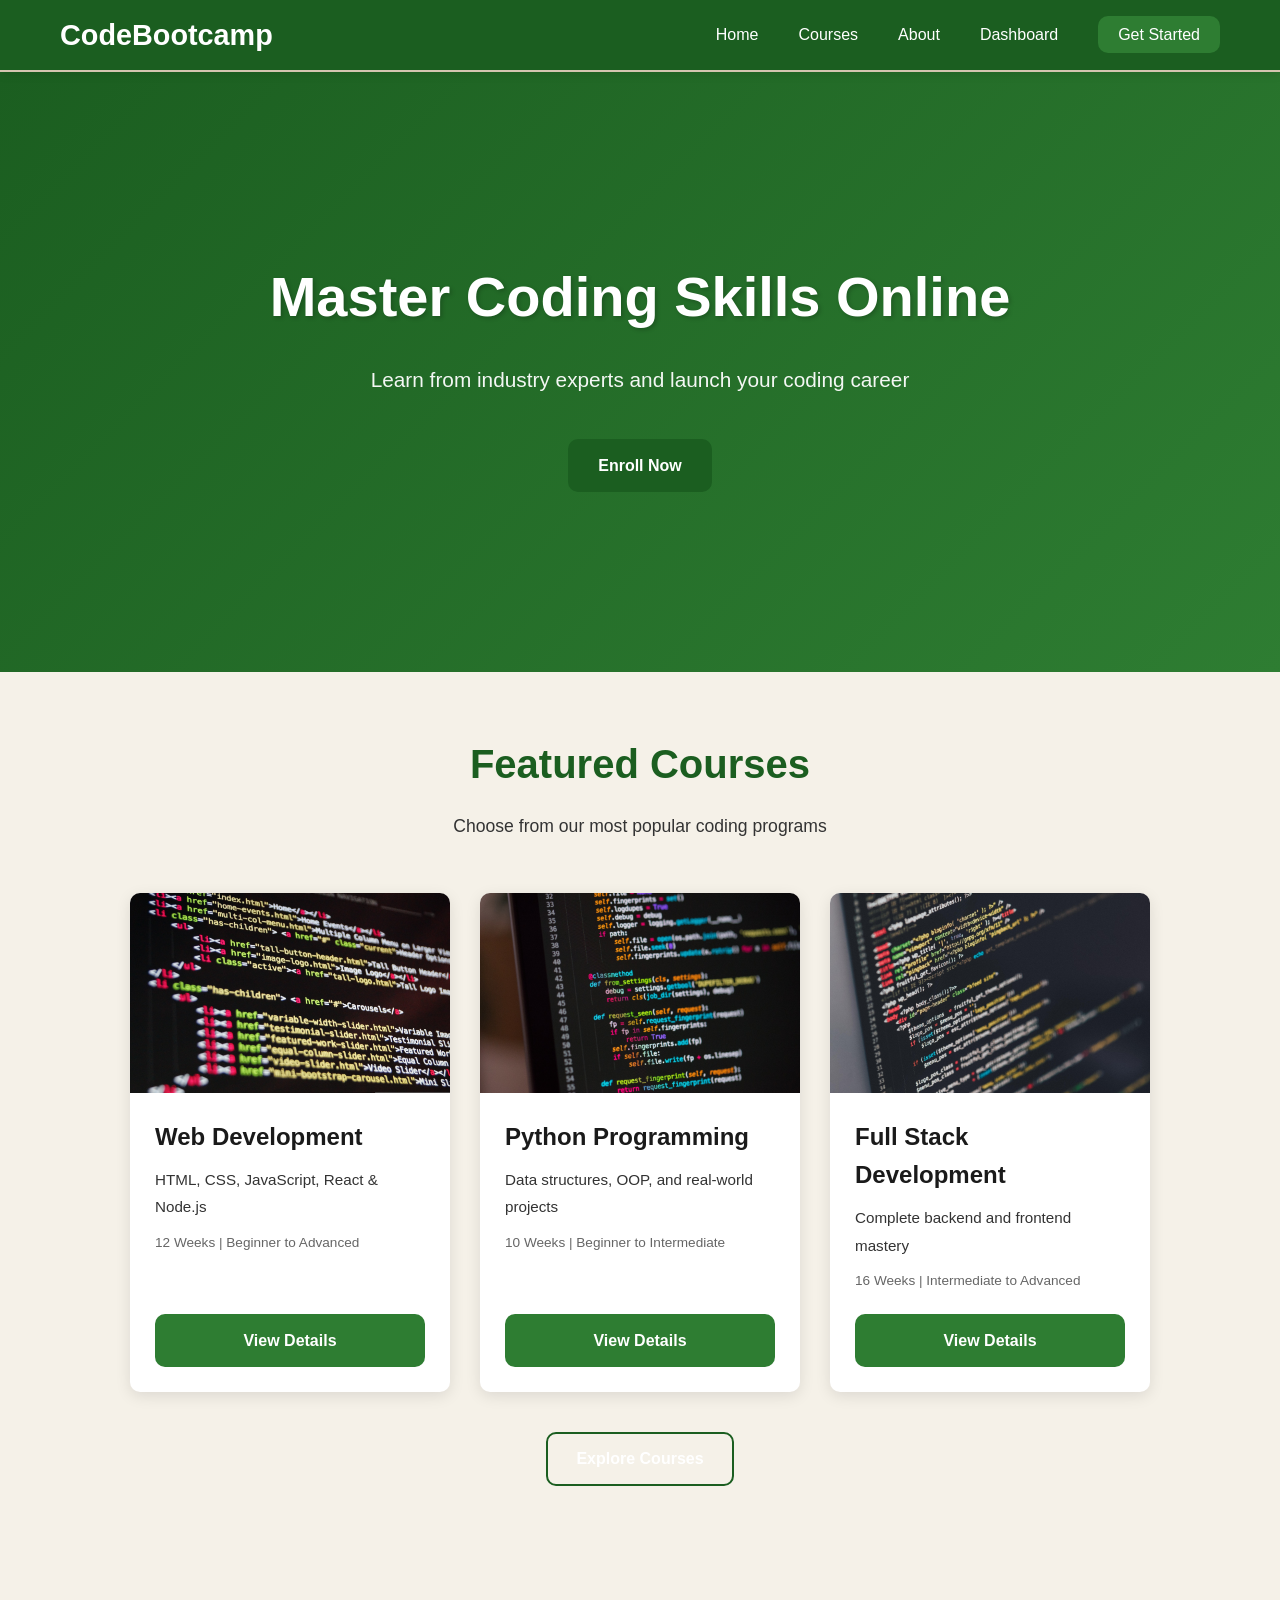
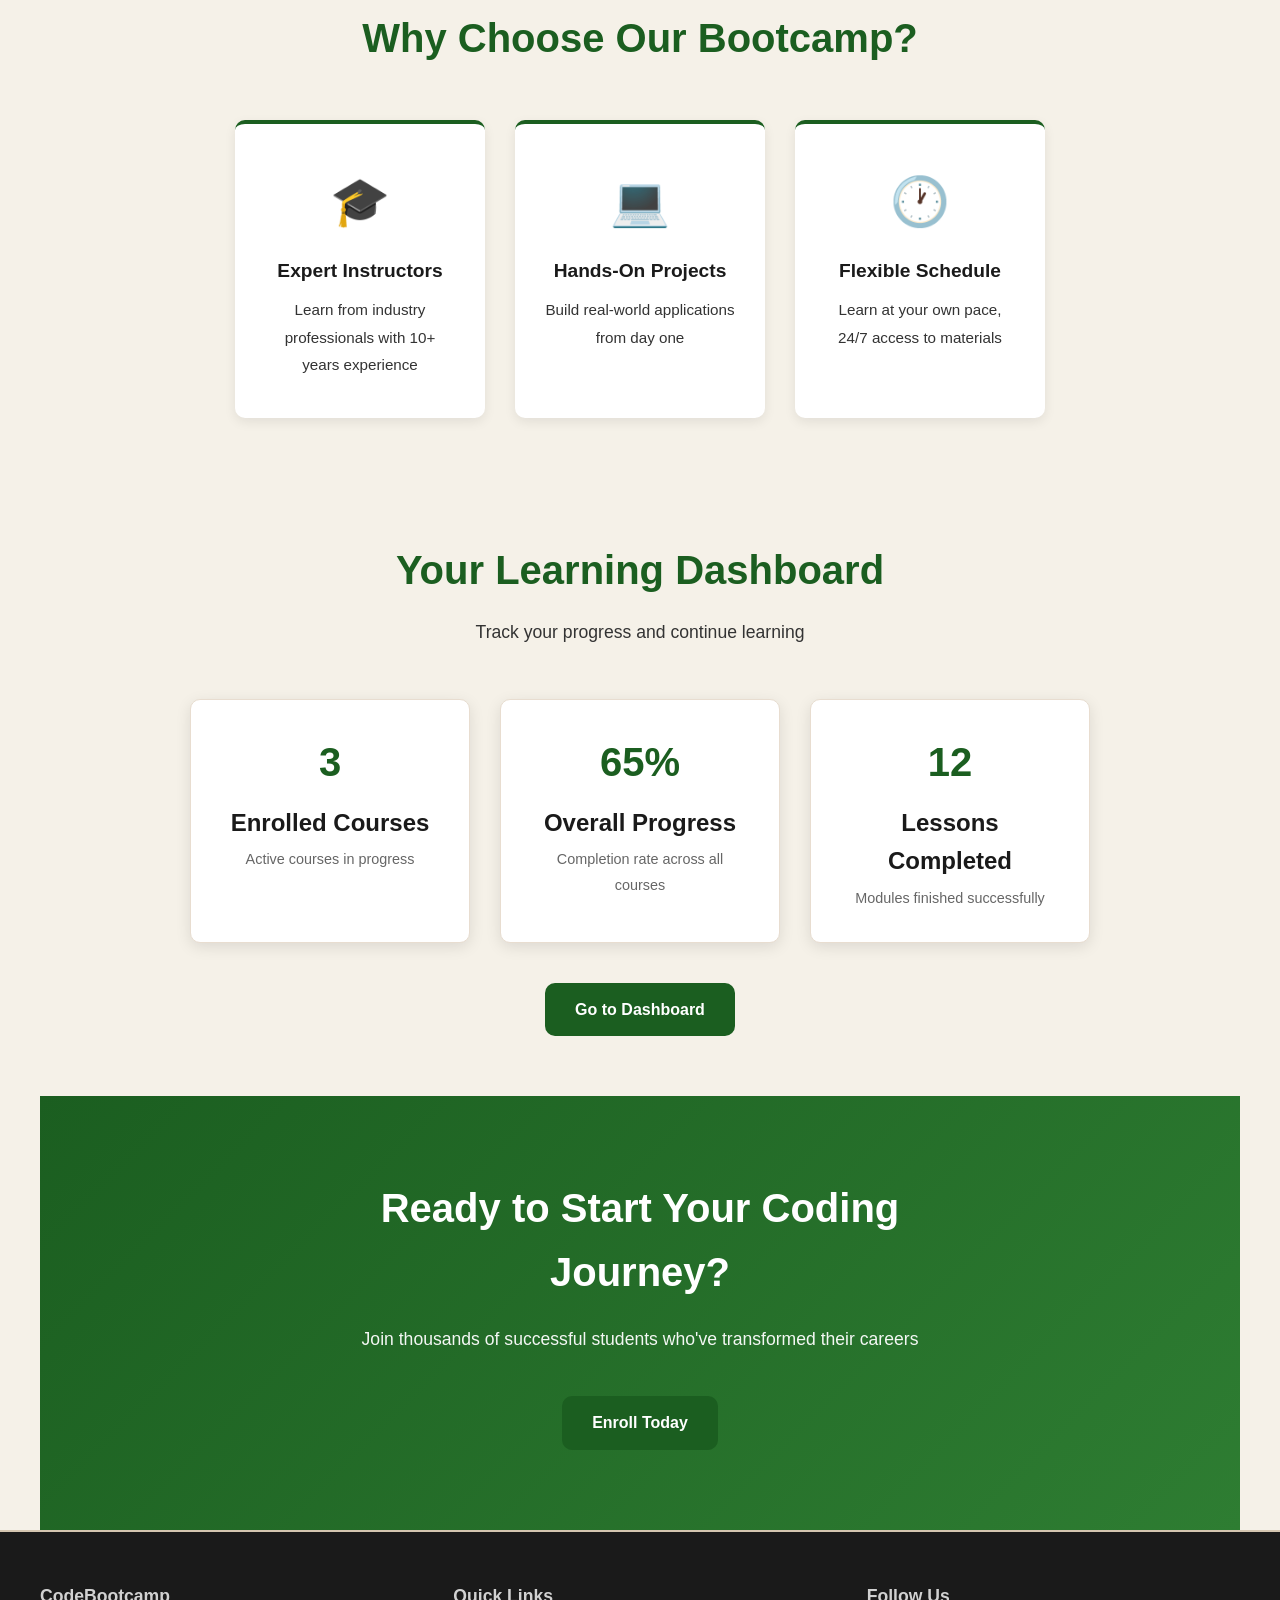
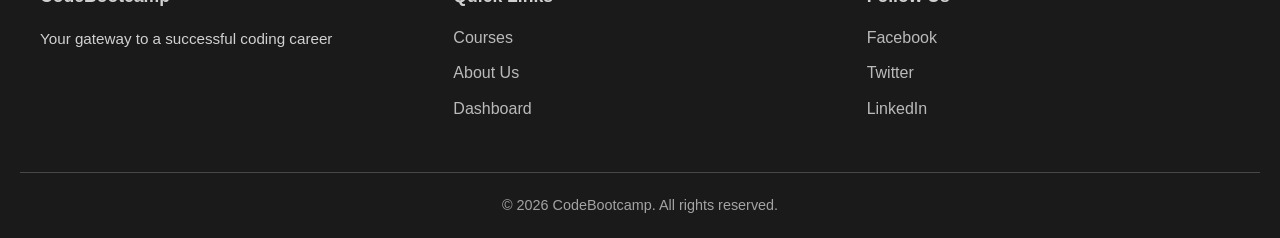
<file: Coding Bootcamp/index.html>
<!DOCTYPE html>
<html lang="en">
<head>
    <meta charset="UTF-8">
    <meta name="viewport" content="width=device-width, initial-scale=1.0">
    <title>Coding Bootcamp - Online</title>
  <link rel="stylesheet" href="cssFile/globalStyles.css">
<script src="jsFile/jsFunctions.js"></script>
</head>
<body>
    <!-- ===== NAVIGATION ===== -->
<nav class="navbar navbar-main">
    <div class="nav-container">
        <a href="index.html" class="nav-logo">CodeBootcamp</a>
        <ul class="nav-menu nav-active">
            <li class="nav-item"><a href="index.html" class="nav-link">Home</a></li>
            <li class="nav-item"><a href="pages/course-details.html" class="nav-link">Courses</a></li>
            <li class="nav-item"><a href="pages/about-us.html" class="nav-link">About</a></li>
            <li class="nav-item"><a href="pages/dashboard.html" class="nav-link">Dashboard</a></li>
            <li class="nav-item"><a href="pages/registration.html" class="nav-link nav-link-cta">Get Started</a></li>
        </ul>
        <button class="menu-toggle" id="menuToggle">☰</button>
    </div>
</nav>

    <!-- ===== HERO SECTION ===== -->
    <section class="hero hero-main">
        <div class="hero-content">
            <h1 class="hero-title">Master Coding Skills Online</h1>
            <p class="hero-subtitle">Learn from industry experts and launch your coding career</p>
            <a href="pages/registration.html" class="btn btn-primary">Enroll Now</a>
        </div>
    </section>

    <!-- ===== FEATURED COURSES SECTION ===== -->
    <section class="courses-section section-main">
        <div class="section-header">
            <h2 class="section-title">Featured Courses</h2>
            <p class="section-subtitle">Choose from our most popular coding programs</p>
        </div>
        <div class="card-container">
            <div class="card card-course">
                <div class="card-image">
                    <img src="sources/images/course1.jpg" alt="Web Development Course">
                </div>
                <div class="card-content">
                    <h3 class="card-title">Web Development</h3>
                    <p class="card-description">HTML, CSS, JavaScript, React & Node.js</p>
                    <p class="card-duration">12 Weeks | Beginner to Advanced</p>
                    <a href="pages/course-details.html?course=web-development" class="btn btn-secondary">View Details</a>
                </div>
            </div>

            <div class="card card-course">
                <div class="card-image">
                    <img src="sources/images/course2.jpg" alt="Python Programming Course">
                </div>
                <div class="card-content">
                    <h3 class="card-title">Python Programming</h3>
                    <p class="card-description">Data structures, OOP, and real-world projects</p>
                    <p class="card-duration">10 Weeks | Beginner to Intermediate</p>
                    <a href="pages/course-details.html?course=python-programming" class="btn btn-secondary">View Details</a>
                </div>
            </div>

            <div class="card card-course">
                <div class="card-image">
                    <img src="sources/images/course3.jpg" alt="Full Stack Development Course">
                </div>
                <div class="card-content">
                    <h3 class="card-title">Full Stack Development</h3>
                    <p class="card-description">Complete backend and frontend mastery</p>
                    <p class="card-duration">16 Weeks | Intermediate to Advanced</p>
                    <a href="pages/course-details.html?course=full-stack-development" class="btn btn-secondary">View Details</a>
                </div>
            </div>
        </div>
        <div class="section-footer">
            <a href="pages/course-details.html" class="btn btn-outline">Explore Courses</a>
        </div>
    </section>

    <!-- ===== WHY CHOOSE US SECTION ===== -->
    <section class="features-section section-main">
        <div class="section-header">
            <h2 class="section-title">Why Choose Our Bootcamp?</h2>
        </div>
        <div class="features-grid">
            <div class="feature feature-item">
                <div class="feature-icon">🎓</div>
                <h3 class="feature-title">Expert Instructors</h3>
                <p class="feature-text">Learn from industry professionals with 10+ years experience</p>
            </div>

            <div class="feature feature-item">
                <div class="feature-icon">💻</div>
                <h3 class="feature-title">Hands-On Projects</h3>
                <p class="feature-text">Build real-world applications from day one</p>
            </div>

            <div class="feature feature-item">
                <div class="feature-icon">🕐</div>
                <h3 class="feature-title">Flexible Schedule</h3>
                <p class="feature-text">Learn at your own pace, 24/7 access to materials</p>
            </div>
        </div>
    </section>

    <!-- ===== DASHBOARD PREVIEW SECTION ===== -->
    <section class="section-main">
        <div class="section-header">
            <h2 class="section-title">Your Learning Dashboard</h2>
            <p class="section-subtitle">Track your progress and continue learning</p>
        </div>

<!-- Dashboard Stats -->
<div class="card-container">
    <div class="card dash-preview-card">
        <div class="dash-preview-content">
            <div class="dash-preview-number">3</div>
            <h3 class="dash-preview-title">Enrolled Courses</h3>
            <p class="dash-preview-text">Active courses in progress</p>
        </div>
    </div>
    <div class="card dash-preview-card">
        <div class="dash-preview-content">
            <div class="dash-preview-number">65%</div>
            <h3 class="dash-preview-title">Overall Progress</h3>
            <p class="dash-preview-text">Completion rate across all courses</p>
        </div>
    </div>
    <div class="card dash-preview-card">
        <div class="dash-preview-content">
            <div class="dash-preview-number">12</div>
            <h3 class="dash-preview-title">Lessons Completed</h3>
            <p class="dash-preview-text">Modules finished successfully</p>
        </div>
    </div>
</div>

        <!-- Dashboard Button -->
        <div class="section-footer">
            <a href="pages/dashboard.html" class="btn btn-primary">Go to Dashboard</a>
        </div>
    </section>

    <!-- ===== CALL TO ACTION SECTION ===== -->
    <section class="cta-section section-main">
        <div class="cta-content">
            <h2 class="cta-title">Ready to Start Your Coding Journey?</h2>
            <p class="cta-text">Join thousands of successful students who've transformed their careers</p>
            <a href="pages/registration.html" class="btn btn-primary">Enroll Today</a>
        </div>
    </section>

    <!-- ===== FOOTER ===== -->
    <footer class="footer footer-main">
        <div class="footer-container">
            <div class="footer-section">
                <h4 class="footer-title">CodeBootcamp</h4>
                <p class="footer-text">Your gateway to a successful coding career</p>
            </div>
            <div class="footer-section">
                <h4 class="footer-title">Quick Links</h4>
                <ul class="footer-links">
                    <li><a href="pages/course-details.html" class="footer-link">Courses</a></li>
                    <li><a href="pages/about-us.html" class="footer-link">About Us</a></li>
                    <li><a href="pages/dashboard.html" class="footer-link">Dashboard</a></li>
                </ul>
            </div>
            <div class="footer-section">
                <h4 class="footer-title">Follow Us</h4>
                <ul class="footer-links">
                    <li><a href="#" class="footer-link">Facebook</a></li>
                    <li><a href="#" class="footer-link">Twitter</a></li>
                    <li><a href="#" class="footer-link">LinkedIn</a></li>
                </ul>
            </div>
        </div>
        <div class="footer-bottom">
            <p class="footer-copyright">&copy; 2026 CodeBootcamp. All rights reserved.</p>
        </div>
    </footer>

    <script src="jsFile/jsFunctions.js"></script>
</body>
</html>
</file>
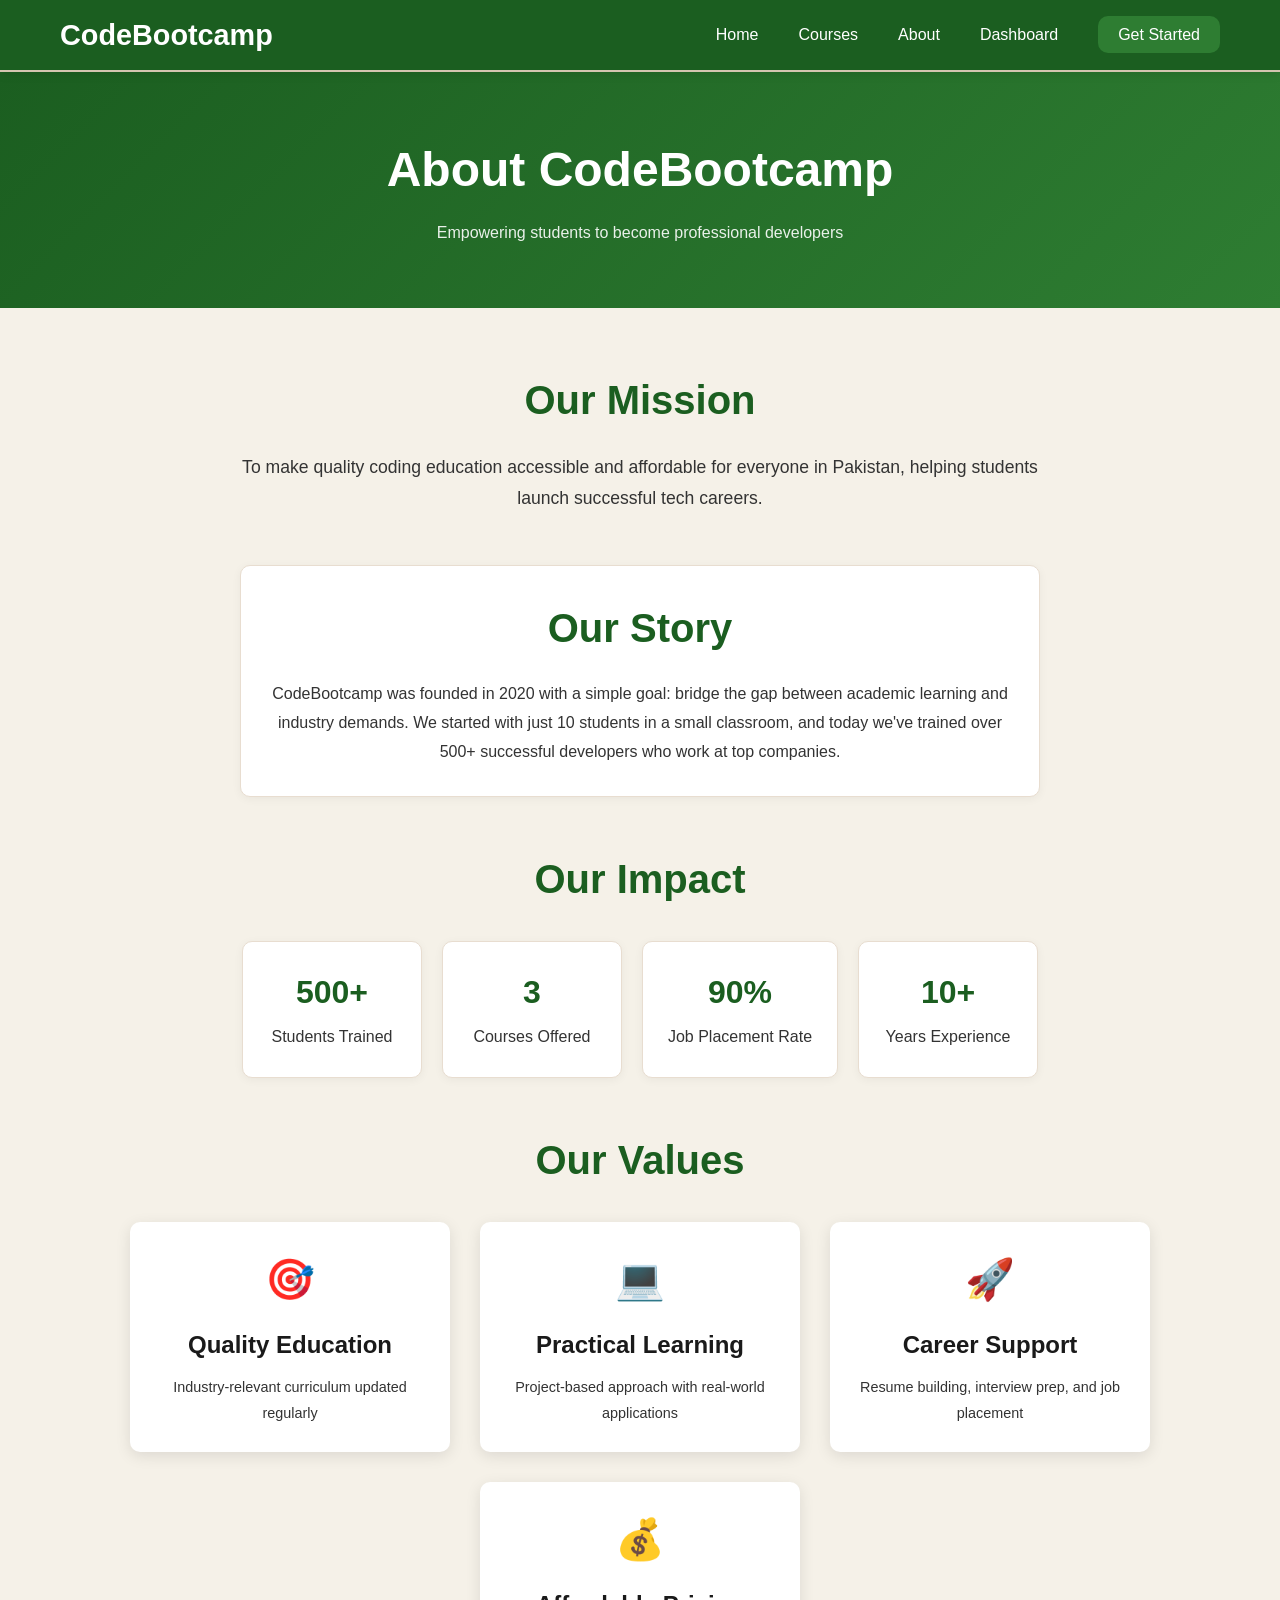
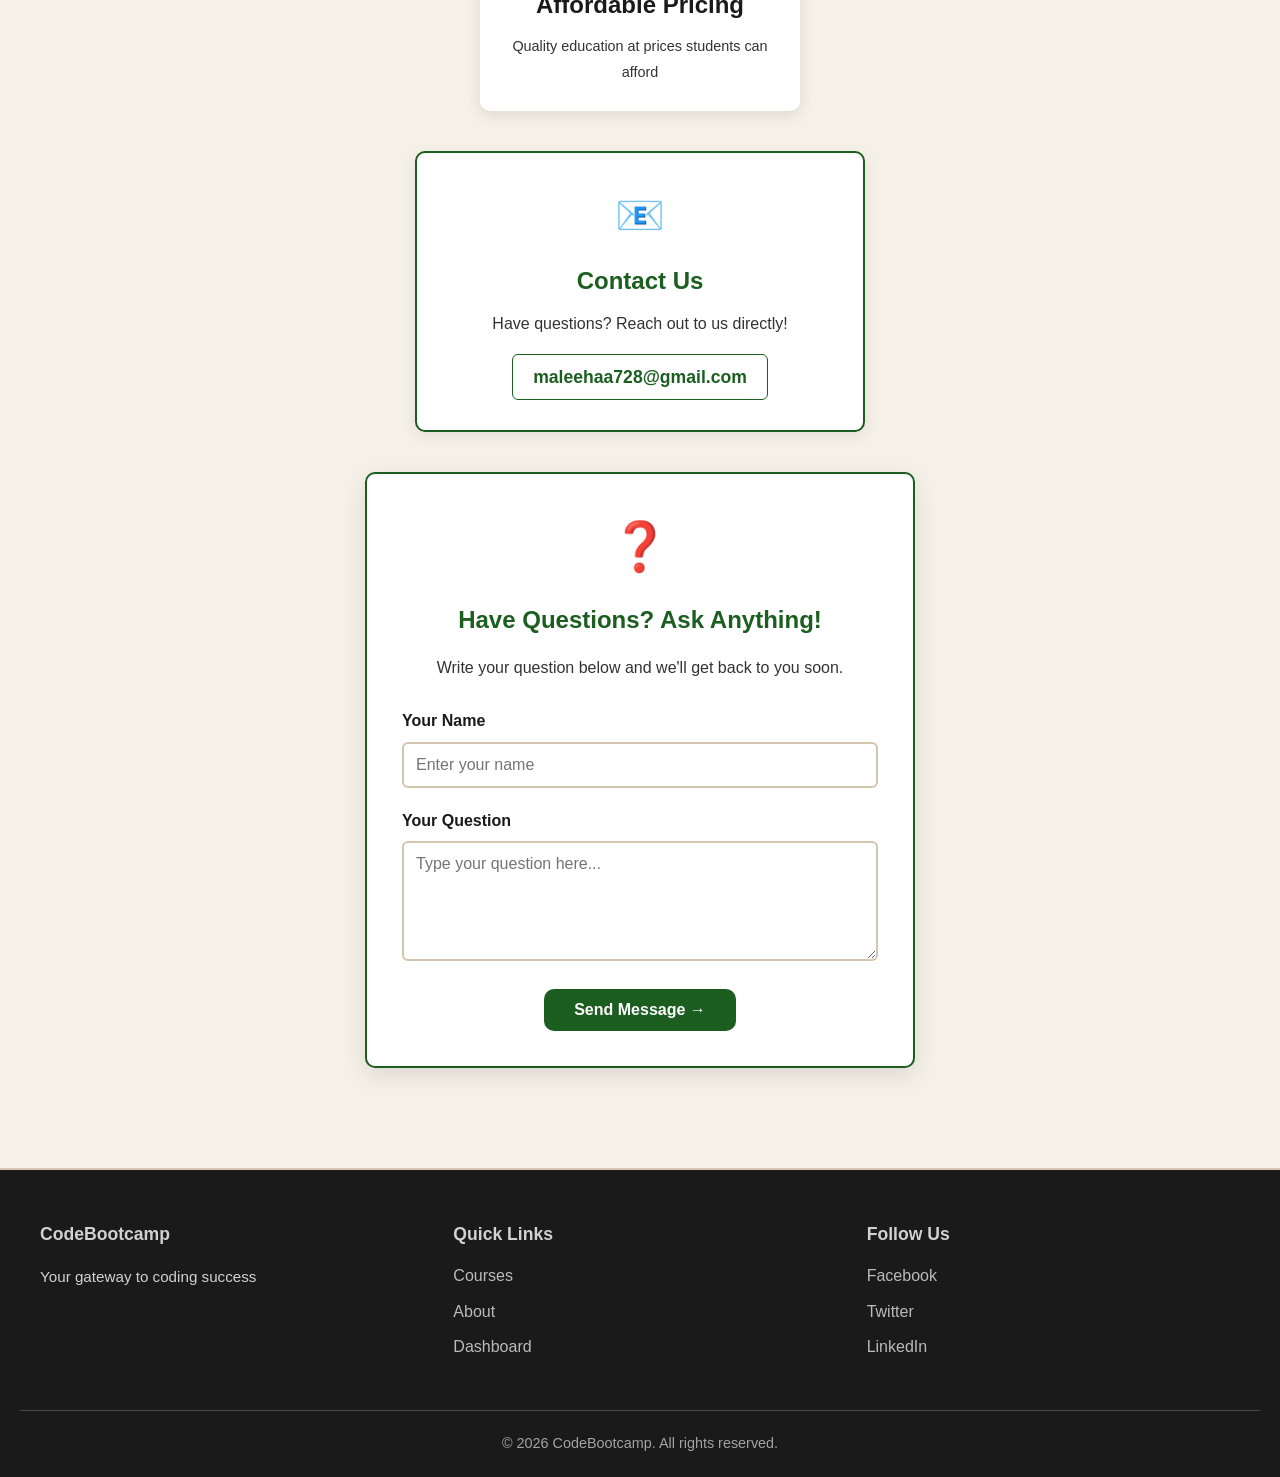
<file: Coding Bootcamp/pages/about-us.html>
<!DOCTYPE html>
<html lang="en">
<head>
    <meta charset="UTF-8">
    <meta name="viewport" content="width=device-width, initial-scale=1.0">
    <title>About Us - Coding Bootcamp</title>
 <link rel="stylesheet" href="../cssFile/globalStyles.css">
<script src="../jsFile/jsFunctions.js"></script>
</head>
<body>
<nav class="navbar navbar-main">
    <div class="nav-container">
        <a href="../index.html" class="nav-logo">CodeBootcamp</a>
        <ul class="nav-menu nav-active">
            <li class="nav-item"><a href="../index.html" class="nav-link">Home</a></li>
            <li class="nav-item"><a href="course-details.html" class="nav-link">Courses</a></li>
            <li class="nav-item"><a href="about-us.html" class="nav-link">About</a></li>
            <li class="nav-item"><a href="dashboard.html" class="nav-link">Dashboard</a></li>
            <li class="nav-item"><a href="registration.html" class="nav-link nav-link-cta">Get Started</a></li>
        </ul>
        <button class="menu-toggle" id="menuToggle">☰</button>
    </div>
</nav>

    <section class="hero-small">
        <div>
            <h1>About CodeBootcamp</h1>
            <p>Empowering students to become professional developers</p>
        </div>
    </section>

    <main class="page">
        <!-- Mission Section -->
        <div class="mission-section">
            <h2>Our Mission</h2>
            <p>To make quality coding education accessible and affordable for everyone in Pakistan, helping students launch successful tech careers.</p>
        </div>

        <!-- Our Story Section -->
        <div class="story-section">
            <h2>Our Story</h2>
            <p>CodeBootcamp was founded in 2020 with a simple goal: bridge the gap between academic learning and industry demands. We started with just 10 students in a small classroom, and today we've trained over 500+ successful developers who work at top companies.</p>
        </div>

        <!-- Statistics Cards -->
        <h2 class="section-title-center">Our Impact</h2>
        <div class="stats-container">
            <div class="stat-card">
                <h3>500+</h3>
                <p>Students Trained</p>
            </div>
            <div class="stat-card">
                <h3>3</h3>
                <p>Courses Offered</p>
            </div>
            <div class="stat-card">
                <h3>90%</h3>
                <p>Job Placement Rate</p>
            </div>
            <div class="stat-card">
                <h3>10+</h3>
                <p>Years Experience</p>
            </div>
        </div>

        <!-- Our Values Cards -->
        <h2 class="section-title-center">Our Values</h2>
        <div class="card-container">
            <div class="card value-card">
                <div class="value-icon">🎯</div>
                <h3>Quality Education</h3>
                <p>Industry-relevant curriculum updated regularly</p>
            </div>
            <div class="card value-card">
                <div class="value-icon">💻</div>
                <h3>Practical Learning</h3>
                <p>Project-based approach with real-world applications</p>
            </div>
            <div class="card value-card">
                <div class="value-icon">🚀</div>
                <h3>Career Support</h3>
                <p>Resume building, interview prep, and job placement</p>
            </div>
            <div class="card value-card">
                <div class="value-icon">💰</div>
                <h3>Affordable Pricing</h3>
                <p>Quality education at prices students can afford</p>
            </div>
        </div>

        <!-- Contact Email Card -->
        <div class="email-card">
            <div class="email-icon">📧</div>
            <h3>Contact Us</h3>
            <p>Have questions? Reach out to us directly!</p>
            <a href="mailto:maleehaa728@gmail.com" class="email-link">maleehaa728@gmail.com</a>
        </div>

        <!-- Ask Anything Form Card -->
        <div class="question-card">
            <div class="question-icon">❓</div>
            <h3>Have Questions? Ask Anything!</h3>
            <p>Write your question below and we'll get back to you soon.</p>
            <form id="questionForm">
                <div class="form-group">
                    <label>Your Name</label>
                    <input type="text" id="userName" placeholder="Enter your name" required>
                </div>
                <div class="form-group">
                    <label>Your Question</label>
                    <textarea id="userQuestion" rows="4" placeholder="Type your question here..." required></textarea>
                </div>
                <button type="submit" class="btn btn-primary">Send Message →</button>
            </form>
            <div id="successMessage" class="success-message"></div>
    
            </div>
        </div>
    </main>

    <footer class="footer">
        <div class="footer-container">
            <div class="footer-section">
                <h4 class="footer-title">CodeBootcamp</h4>
                <p class="footer-text">Your gateway to coding success</p>
            </div>
            <div class="footer-section">
                <h4 class="footer-title">Quick Links</h4>
                <ul class="footer-links">
                    <li><a href="courses.html" class="footer-link">Courses</a></li>
                    <li><a href="about.html" class="footer-link">About</a></li>
                    <li><a href="dashboard.html" class="footer-link">Dashboard</a></li>
                </ul>
            </div>
            <div class="footer-section">
                <h4 class="footer-title">Follow Us</h4>
                <ul class="footer-links">
                    <li><a href="#" class="footer-link">Facebook</a></li>
                    <li><a href="#" class="footer-link">Twitter</a></li>
                    <li><a href="#" class="footer-link">LinkedIn</a></li>
                </ul>
            </div>
        </div>
        <div class="footer-bottom">
            <p class="footer-copyright">&copy; 2026 CodeBootcamp. All rights reserved.</p>
        </div>
    </footer>

    <script>
        // Handle form submission
        document.getElementById('questionForm').addEventListener('submit', function(e) {
            e.preventDefault();
            
            const name = document.getElementById('userName').value;
            const question = document.getElementById('userQuestion').value;
            
            if (name && question) {
                // Show success message
                document.getElementById('successMessage').style.display = 'block';
                
                // Clear the form
                document.getElementById('userName').value = '';
                document.getElementById('userQuestion').value = '';
                
                // Hide success message after 5 seconds
                setTimeout(function() {
                    document.getElementById('successMessage').style.display = 'none';
                }, 5000);
            }
        });
    </script>
</body>
</html>
</file>
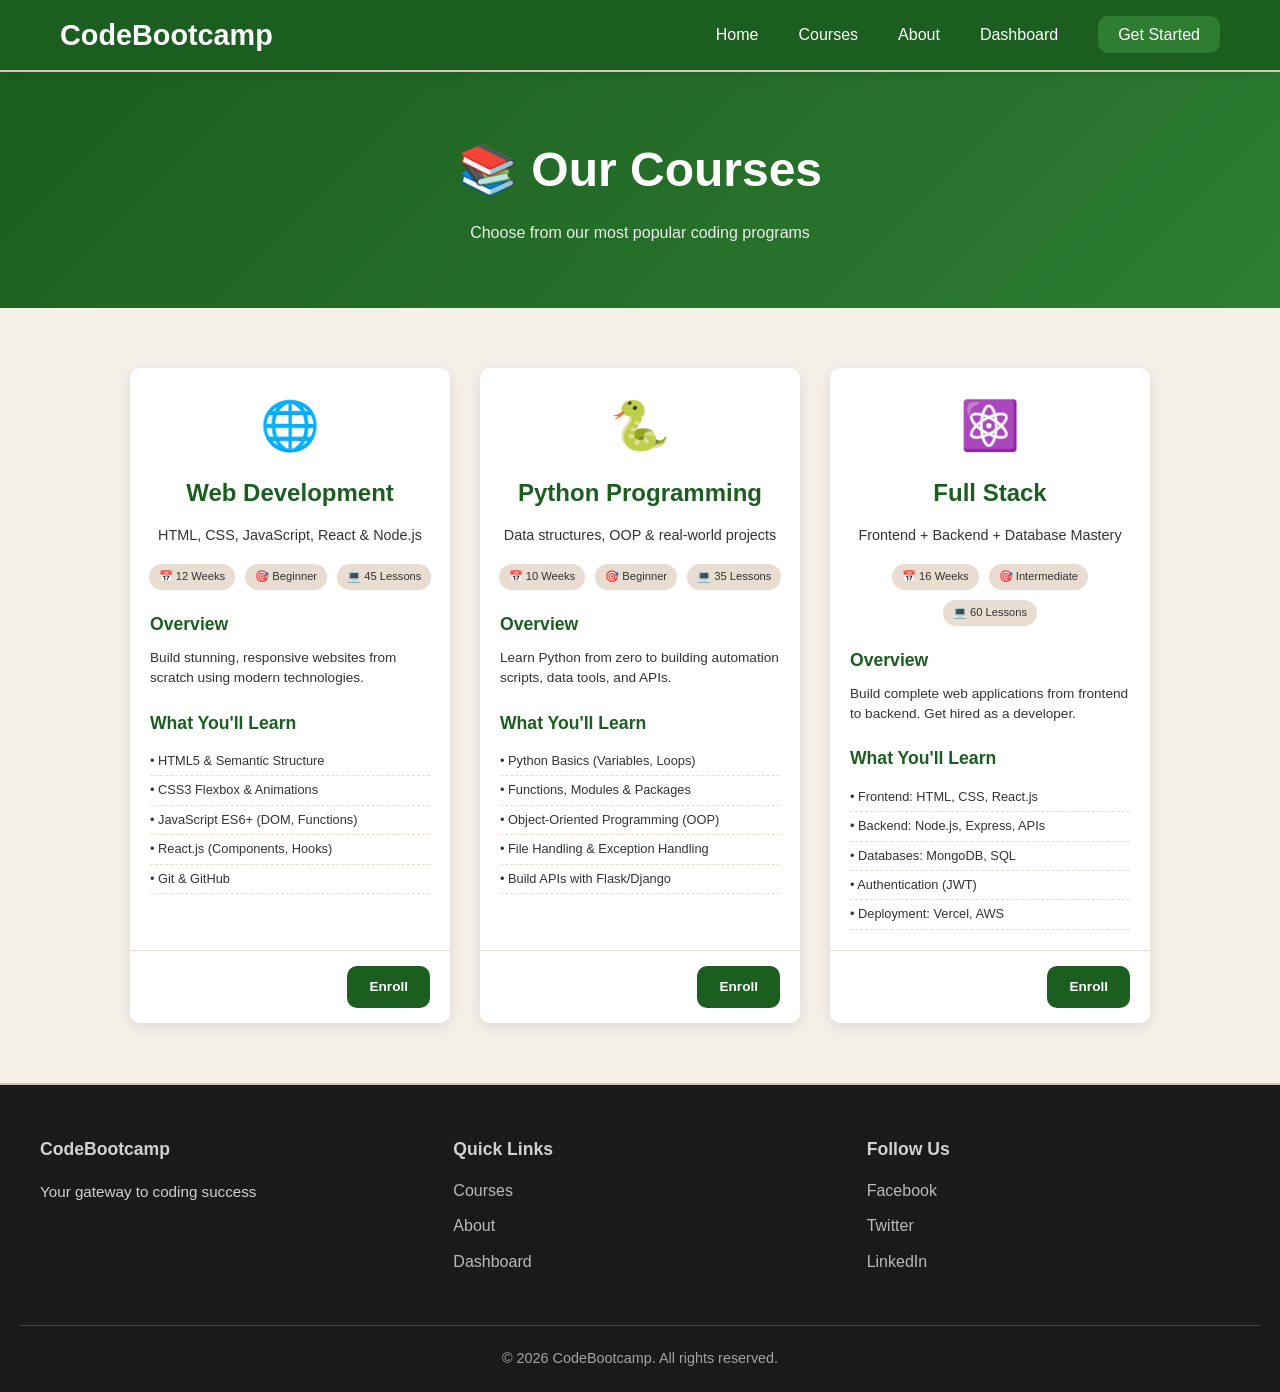
<file: Coding Bootcamp/pages/course-details.html>
<!DOCTYPE html>
<html lang="en">
<head>
    <meta charset="UTF-8">
    <meta name="viewport" content="width=device-width, initial-scale=1.0">
    <title>Course Details - Coding Bootcamp</title>
  <link rel="stylesheet" href="../cssFile/globalStyles.css">
<script src="../jsFile/jsFunctions.js"></script>
</head>
<body>
<nav class="navbar navbar-main">
    <div class="nav-container">
        <a href="../index.html" class="nav-logo">CodeBootcamp</a>
        <ul class="nav-menu nav-active">
            <li class="nav-item"><a href="../index.html" class="nav-link">Home</a></li>
            <li class="nav-item"><a href="course-details.html" class="nav-link">Courses</a></li>
            <li class="nav-item"><a href="about-us.html" class="nav-link">About</a></li>
            <li class="nav-item"><a href="dashboard.html" class="nav-link">Dashboard</a></li>
            <li class="nav-item"><a href="registration.html" class="nav-link nav-link-cta">Get Started</a></li>
        </ul>
        <button class="menu-toggle" id="menuToggle">☰</button>
    </div>
</nav>

    <section class="hero-small">
        <div>
            <h1>📚 Our Courses</h1>
            <p>Choose from our most popular coding programs</p>
        </div>
    </section>

    <main class="page">
        <div class="card-container">
            <!-- Course 1: Web Development -->
            <div class="card course-card-detail">
                <div class="course-icon-header">🌐</div>
                <h2>Web Development</h2>
                <p class="course-subtitle">HTML, CSS, JavaScript, React & Node.js</p>
                <div class="course-meta-detail">
                    <span>📅 12 Weeks</span>
                    <span>🎯 Beginner</span>
                    <span>💻 45 Lessons</span>
                </div>
                <div class="course-description-detail">
                    <h3>Overview</h3>
                    <p>Build stunning, responsive websites from scratch using modern technologies.</p>
                </div>
                <div class="course-curriculum-detail">
                    <h3>What You'll Learn</h3>
                    <ul>
                        <li>• HTML5 & Semantic Structure</li>
                        <li>• CSS3 Flexbox & Animations</li>
                        <li>• JavaScript ES6+ (DOM, Functions)</li>
                        <li>• React.js (Components, Hooks)</li>
                        <li>• Git & GitHub</li>
                    </ul>
                </div>
                <div class="course-footer-detail">
                    <div class="course-price">₨ 4,999</div>
                    <a href="registration.html" class="btn btn-primary">Enroll</a>
                </div>
            </div>

            <!-- Course 2: Python Programming -->
            <div class="card course-card-detail">
                <div class="course-icon-header">🐍</div>
                <h2>Python Programming</h2>
                <p class="course-subtitle">Data structures, OOP & real-world projects</p>
                <div class="course-meta-detail">
                    <span>📅 10 Weeks</span>
                    <span>🎯 Beginner</span>
                    <span>💻 35 Lessons</span>
                </div>
                <div class="course-description-detail">
                    <h3>Overview</h3>
                    <p>Learn Python from zero to building automation scripts, data tools, and APIs.</p>
                </div>
                <div class="course-curriculum-detail">
                    <h3>What You'll Learn</h3>
                    <ul>
                        <li>• Python Basics (Variables, Loops)</li>
                        <li>• Functions, Modules & Packages</li>
                        <li>• Object-Oriented Programming (OOP)</li>
                        <li>• File Handling & Exception Handling</li>
                        <li>• Build APIs with Flask/Django</li>
                    </ul>
                </div>
                <div class="course-footer-detail">
                    <div class="course-price">₨ 3,499</div>
                    <a href="registration.html" class="btn btn-primary">Enroll</a>
                </div>
            </div>

            <!-- Course 3: Full Stack Development -->
            <div class="card course-card-detail">
                <div class="course-icon-header">⚛️</div>
                <h2>Full Stack</h2>
                <p class="course-subtitle">Frontend + Backend + Database Mastery</p>
                <div class="course-meta-detail">
                    <span>📅 16 Weeks</span>
                    <span>🎯 Intermediate</span>
                    <span>💻 60 Lessons</span>
                </div>
                <div class="course-description-detail">
                    <h3>Overview</h3>
                    <p>Build complete web applications from frontend to backend. Get hired as a developer.</p>
                </div>
                <div class="course-curriculum-detail">
                    <h3>What You'll Learn</h3>
                    <ul>
                        <li>• Frontend: HTML, CSS, React.js</li>
                        <li>• Backend: Node.js, Express, APIs</li>
                        <li>• Databases: MongoDB, SQL</li>
                        <li>• Authentication (JWT)</li>
                        <li>• Deployment: Vercel, AWS</li>
                    </ul>
                </div>
                <div class="course-footer-detail">
                    <div class="course-price">₨ 5,999</div>
                    <a href="registration.html" class="btn btn-primary">Enroll</a>
                </div>
            </div>
        </div>
    </main>

    <footer class="footer">
        <div class="footer-container">
            <div class="footer-section">
                <h4 class="footer-title">CodeBootcamp</h4>
                <p class="footer-text">Your gateway to coding success</p>
            </div>
            <div class="footer-section">
                <h4 class="footer-title">Quick Links</h4>
                <ul class="footer-links">
                    <li><a href="courses.html" class="footer-link">Courses</a></li>
                    <li><a href="about.html" class="footer-link">About</a></li>
                    <li><a href="dashboard.html" class="footer-link">Dashboard</a></li>
                </ul>
            </div>
            <div class="footer-section">
                <h4 class="footer-title">Follow Us</h4>
                <ul class="footer-links">
                    <li><a href="#" class="footer-link">Facebook</a></li>
                    <li><a href="#" class="footer-link">Twitter</a></li>
                    <li><a href="#" class="footer-link">LinkedIn</a></li>
                </ul>
            </div>
        </div>
        <div class="footer-bottom">
            <p class="footer-copyright">&copy; 2026 CodeBootcamp. All rights reserved.</p>
        </div>
    </footer>
</body>
</html>
</file>
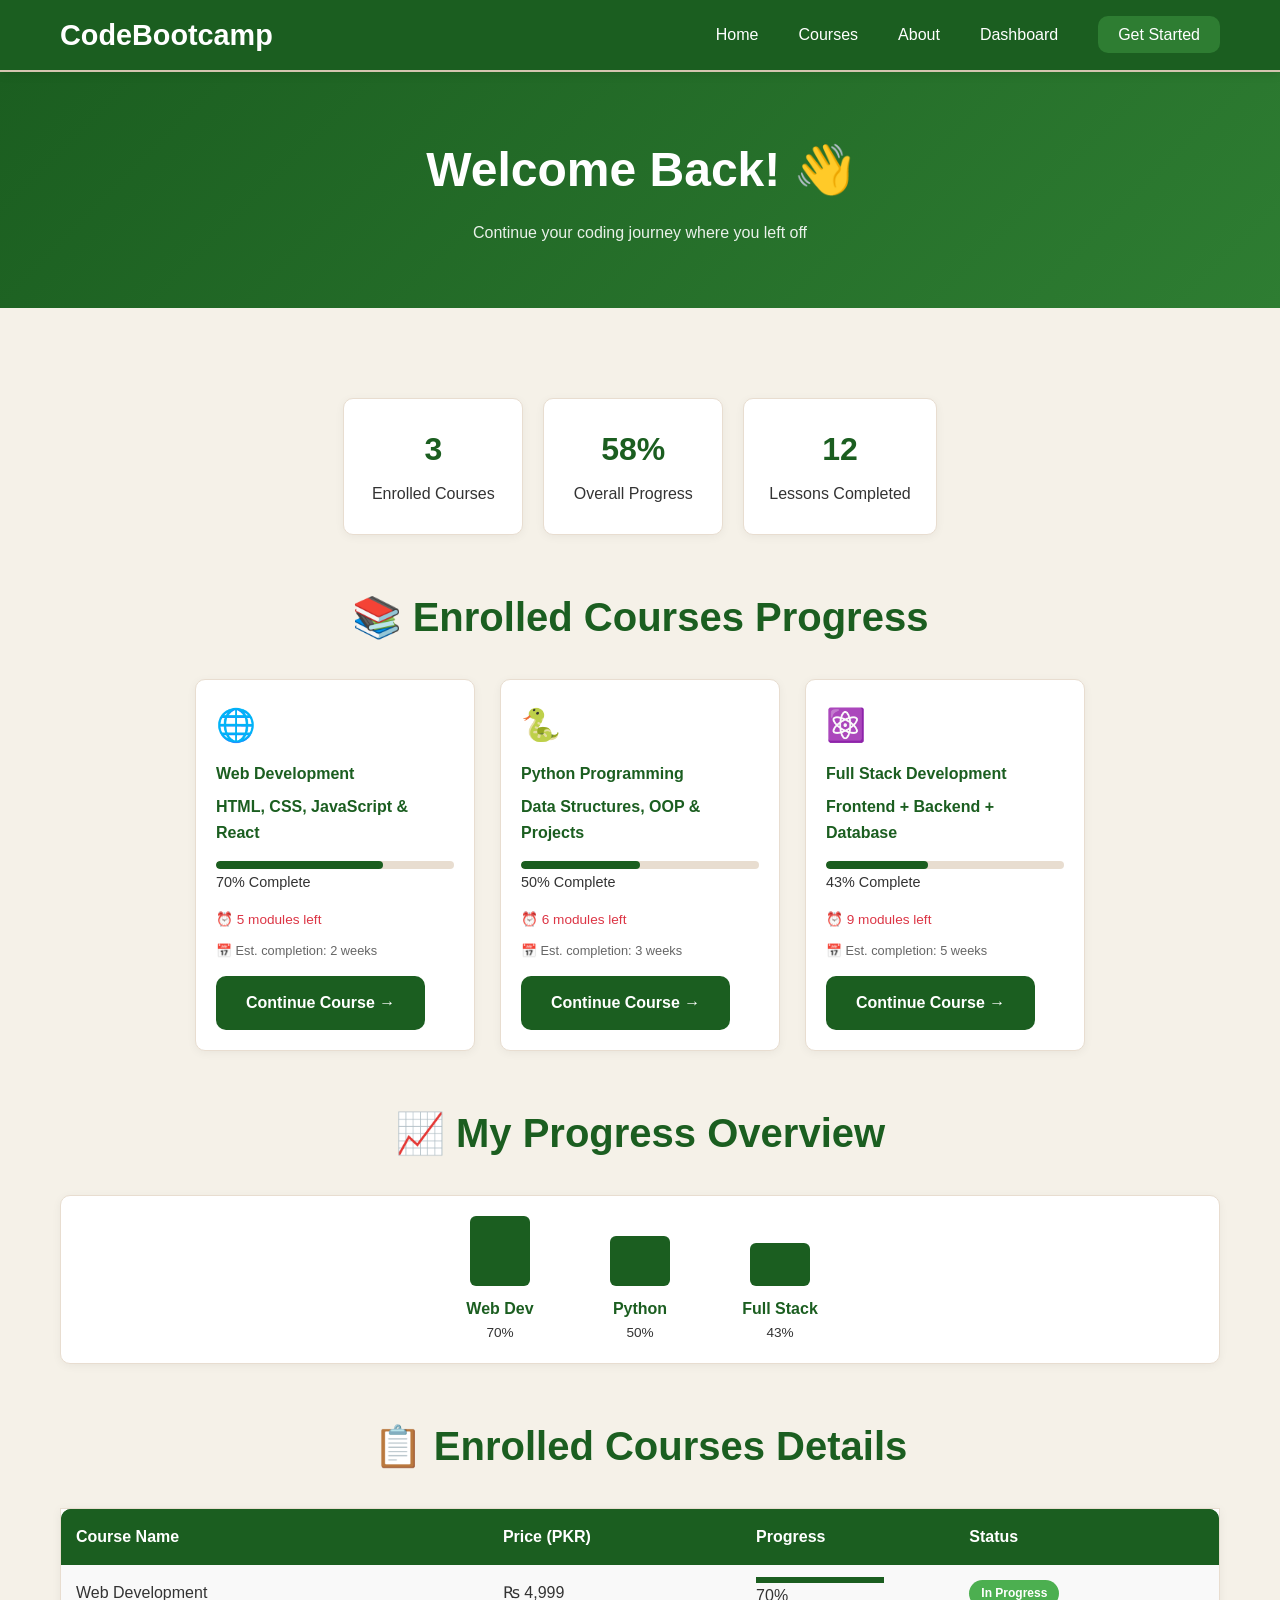
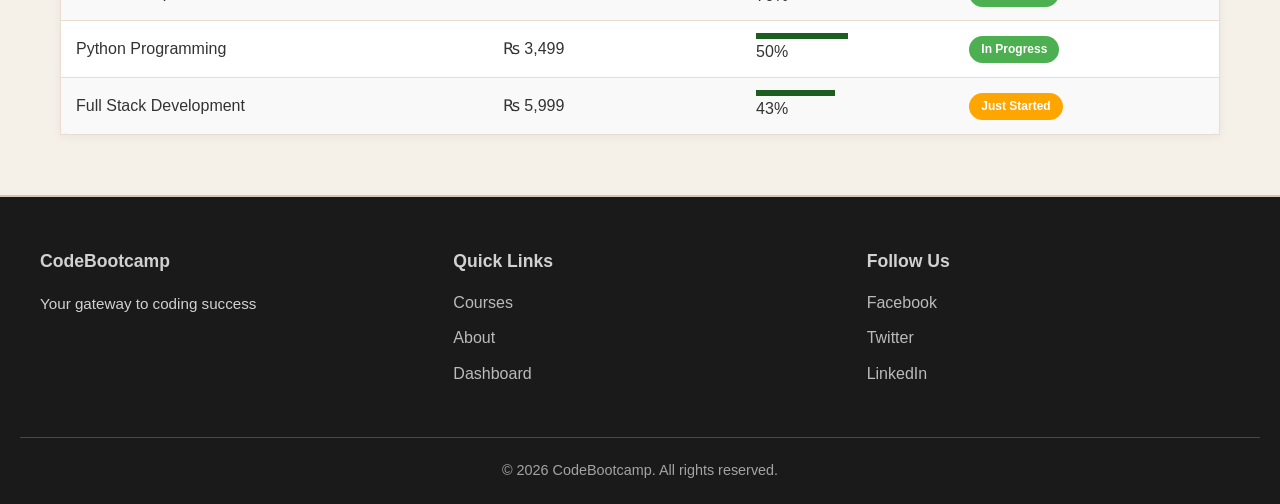
<file: Coding Bootcamp/pages/dashboard.html>
<!DOCTYPE html>
<html lang="en">
<head>
    <meta charset="UTF-8">
    <meta name="viewport" content="width=device-width, initial-scale=1.0">
    <title>Dashboard - Coding Bootcamp</title>
    <link rel="stylesheet" href="../cssFile/globalStyles.css">
    <script src="../jsFile/jsFunctions.js" defer></script>
</head>
<body>
    <nav class="navbar">
        <div class="nav-container">
            <a href="../index.html" class="nav-logo">CodeBootcamp</a>
            <ul class="nav-menu">
                <li><a href="../index.html" class="nav-link">Home</a></li>
                <li><a href="course-details.html" class="nav-link">Courses</a></li>
                <li><a href="about-us.html" class="nav-link">About</a></li>
                <li><a href="dashboard.html" class="nav-link">Dashboard</a></li>
                <li><a href="registration.html" class="nav-link nav-link-cta">Get Started</a></li>
            </ul>
            <button class="menu-toggle" id="menuToggle">☰</button>
        </div>
    </nav>

    <section class="hero-small">
        <div>
            <h1>Welcome Back! 👋</h1>
            <p>Continue your coding journey where you left off</p>
        </div>
    </section>

    <main class="page">
        <!-- Student Statistics -->
        <div class="stats-container">
            <div class="stat-card">
                <h3>3</h3>
                <p>Enrolled Courses</p>
            </div>
            <div class="stat-card">
                <h3>58%</h3>
                <p>Overall Progress</p>
            </div>
            <div class="stat-card">
                <h3>12</h3>
                <p>Lessons Completed</p>
            </div>
        </div>

        <!-- Enrolled Courses Progress -->
        <h2 class="section-title-center">📚 Enrolled Courses Progress</h2>
        <div class="progress-grid">
            <!-- Course 1: Web Development -->
            <div class="progress-card">
                <div class="course-icon">🌐</div>
                <div class="course-name">Web Development</div>
                <h3>HTML, CSS, JavaScript & React</h3>
                <div class="progress">
                    <div class="progress-bar"><div class="progress-fill" style="width: 70%;"></div></div>
                    <span>70% Complete</span>
                </div>
                <div class="modules-left">⏰ 5 modules left</div>
                <div class="completion-date">📅 Est. completion: 2 weeks</div>
                <a href="course-details.html" class="btn btn-primary">Continue Course →</a>
            </div>

            <!-- Course 2: Python Programming -->
            <div class="progress-card">
                <div class="course-icon">🐍</div>
                <div class="course-name">Python Programming</div>
                <h3>Data Structures, OOP & Projects</h3>
                <div class="progress">
                    <div class="progress-bar"><div class="progress-fill" style="width: 50%;"></div></div>
                    <span>50% Complete</span>
                </div>
                <div class="modules-left">⏰ 6 modules left</div>
                <div class="completion-date">📅 Est. completion: 3 weeks</div>
                <a href="course-details.html" class="btn btn-primary">Continue Course →</a>
            </div>

            <!-- Course 3: Full Stack Development -->
            <div class="progress-card">
                <div class="course-icon">⚛️</div>
                <div class="course-name">Full Stack Development</div>
                <h3>Frontend + Backend + Database</h3>
                <div class="progress">
                    <div class="progress-bar"><div class="progress-fill" style="width: 43%;"></div></div>
                    <span>43% Complete</span>
                </div>
                <div class="modules-left">⏰ 9 modules left</div>
                <div class="completion-date">📅 Est. completion: 5 weeks</div>
                <a href="course-details.html" class="btn btn-primary">Continue Course →</a>
            </div>
        </div>

        <!-- Graphical Progress View -->
        <h2 class="section-title-center">📈 My Progress Overview</h2>
        <div class="chart-container">
            <div class="bars-wrapper">
                <div class="progress-bar-item">
                    <div class="bar" style="height: 70px;"></div>
                    <div class="label">Web Dev</div>
                    <div class="percentage">70%</div>
                </div>
                <div class="progress-bar-item">
                    <div class="bar" style="height: 50px;"></div>
                    <div class="label">Python</div>
                    <div class="percentage">50%</div>
                </div>
                <div class="progress-bar-item">
                    <div class="bar" style="height: 43px;"></div>
                    <div class="label">Full Stack</div>
                    <div class="percentage">43%</div>
                </div>
            </div>
        </div>

        <!-- Enrolled Courses Details Table -->
        <h2 class="section-title-center">📋 Enrolled Courses Details</h2>
        <div class="table-container" style="min-width: 280px; max-width: 100%;">
            <table style="min-width: 500px; max-width: 100%;">
                <thead>
                    <tr>
                        <th>Course Name</th>
                        <th>Price (PKR)</th>
                        <th>Progress</th>
                        <th>Status</th>
                    </tr>
                </thead>
                <tbody>
                    <tr onclick="window.location.href='course-details.html'">
                        <td>Web Development</td>
                        <td>₨ 4,999</td>
                        <td><div class="progress-bar" style="width:100%; height:6px;"><div class="progress-fill" style="width:70%; height:6px;"></div></div>70%</td>
                        <td><span class="status-badge status-progress">In Progress</span></td>
                    </tr>
                    <tr onclick="window.location.href='course-details.html'">
                        <td>Python Programming</td>
                        <td>₨ 3,499</td>
                        <td><div class="progress-bar" style="width:100%; height:6px;"><div class="progress-fill" style="width:50%; height:6px;"></div></div>50%</td>
                        <td><span class="status-badge status-progress">In Progress</span></td>
                    </tr>
                    <tr onclick="window.location.href='course-details.html'">
                        <td>Full Stack Development</td>
                        <td>₨ 5,999</td>
                        <td><div class="progress-bar" style="width:100%; height:6px;"><div class="progress-fill" style="width:43%; height:6px;"></div></div>43%</td>
                        <td><span class="status-badge status-started">Just Started</span></td>
                    </tr>
                </tbody>
            </table>
        </div>
    </main>

    <footer class="footer">
        <div class="footer-container">
            <div class="footer-section">
                <h4 class="footer-title">CodeBootcamp</h4>
                <p class="footer-text">Your gateway to coding success</p>
            </div>
            <div class="footer-section">
                <h4 class="footer-title">Quick Links</h4>
                <ul class="footer-links">
                    <li><a href="course-details.html" class="footer-link">Courses</a></li>
                    <li><a href="about-us.html" class="footer-link">About</a></li>
                    <li><a href="dashboard.html" class="footer-link">Dashboard</a></li>
                </ul>
            </div>
            <div class="footer-section">
                <h4 class="footer-title">Follow Us</h4>
                <ul class="footer-links">
                    <li><a href="#" class="footer-link">Facebook</a></li>
                    <li><a href="#" class="footer-link">Twitter</a></li>
                    <li><a href="#" class="footer-link">LinkedIn</a></li>
                </ul>
            </div>
        </div>
        <div class="footer-bottom">
            <p class="footer-copyright">&copy; 2026 CodeBootcamp. All rights reserved.</p>
        </div>
    </footer>
</body>
</html>
</file>
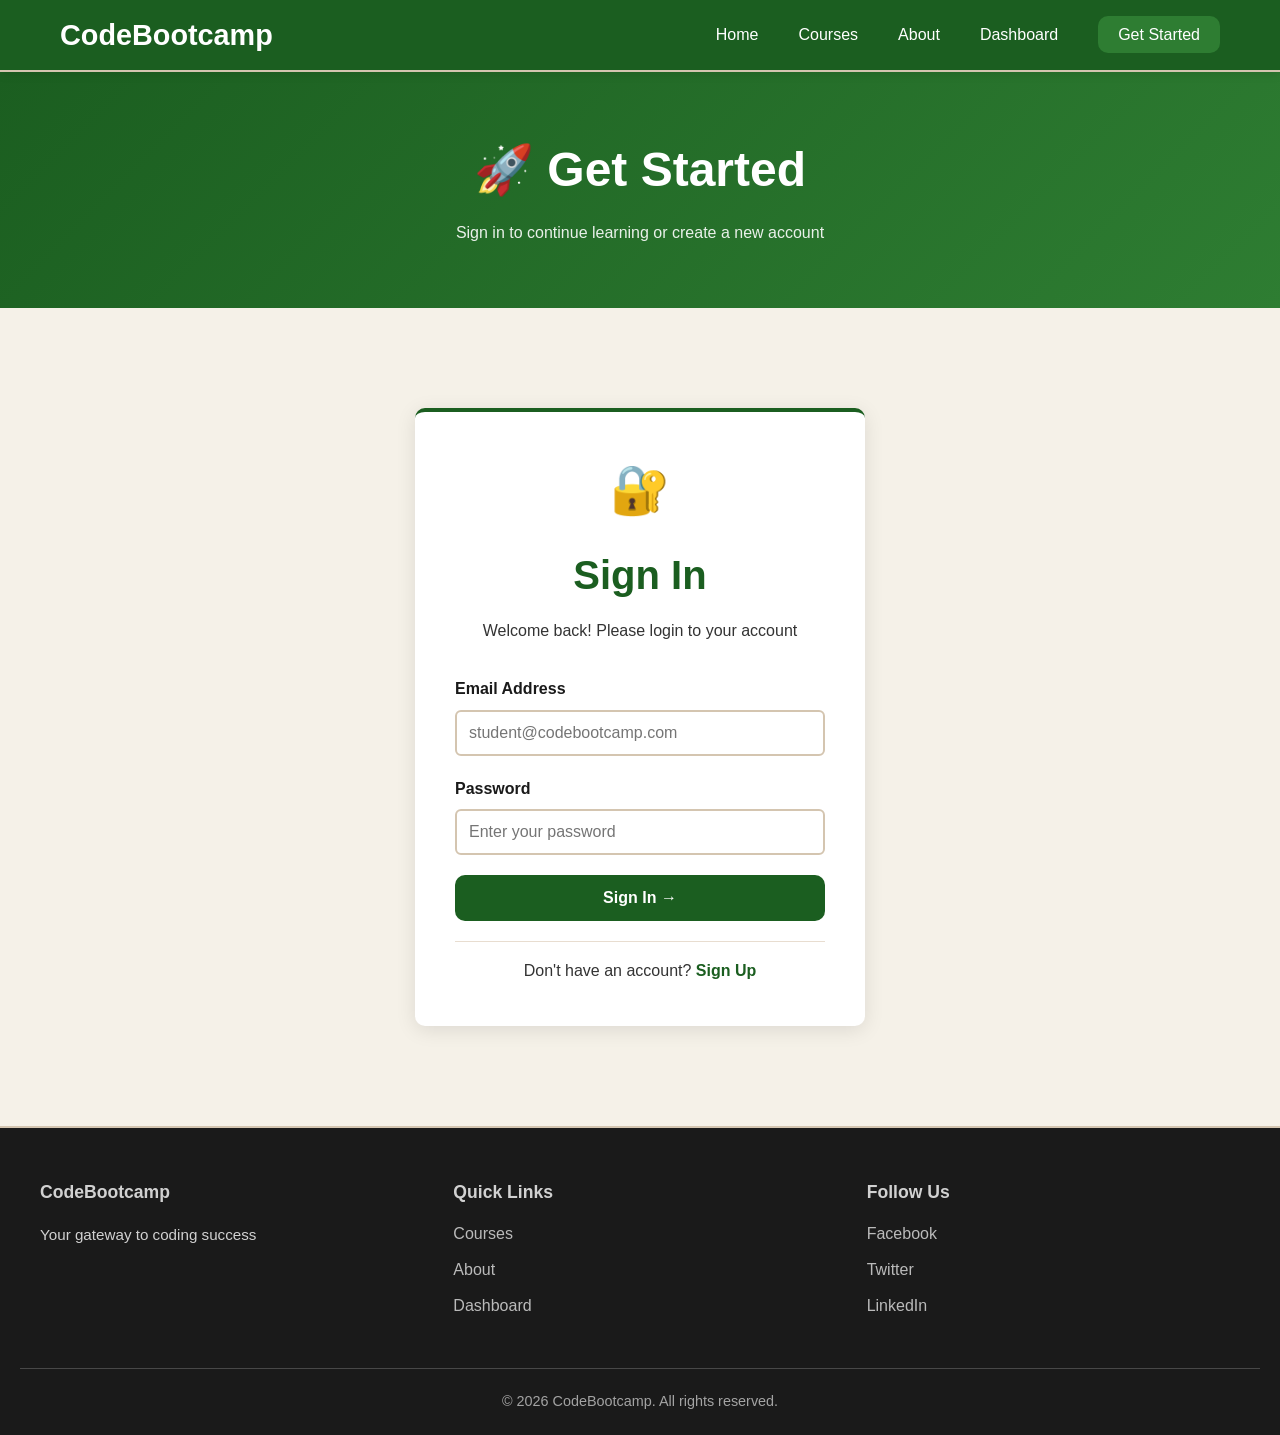
<file: Coding Bootcamp/pages/registration.html>
<!DOCTYPE html>
<html lang="en">
<head>
    <meta charset="UTF-8">
    <meta name="viewport" content="width=device-width, initial-scale=1.0">
    <title>Get Started - Coding Bootcamp</title>
  <link rel="stylesheet" href="../cssFile/globalStyles.css">
<script src="../jsFile/jsFunctions.js"></script>
</head>
<body>
<nav class="navbar navbar-main">
    <div class="nav-container">
        <a href="../index.html" class="nav-logo">CodeBootcamp</a>
        <ul class="nav-menu nav-active">
            <li class="nav-item"><a href="../index.html" class="nav-link">Home</a></li>
            <li class="nav-item"><a href="course-details.html" class="nav-link">Courses</a></li>
            <li class="nav-item"><a href="about-us.html" class="nav-link">About</a></li>
            <li class="nav-item"><a href="dashboard.html" class="nav-link">Dashboard</a></li>
            <li class="nav-item"><a href="registration.html" class="nav-link nav-link-cta">Get Started</a></li>
        </ul>
        <button class="menu-toggle" id="menuToggle">☰</button>
    </div>
</nav>

    <section class="hero-small">
        <div>
            <h1>🚀 Get Started</h1>
            <p>Sign in to continue learning or create a new account</p>
        </div>
    </section>

    <main class="page">
        <div class="auth-container">
            <!-- Sign In Card -->
            <div class="auth-card">
                <div class="auth-icon">🔐</div>
                <h2>Sign In</h2>
                <p>Welcome back! Please login to your account</p>
                <form id="signinForm">
                    <div class="form-group">
                        <label>Email Address</label>
                        <input type="email" placeholder="student@codebootcamp.com" required>
                    </div>
                    <div class="form-group">
                        <label>Password</label>
                        <input type="password" placeholder="Enter your password" required>
                    </div>
                   <button type="submit" class="btn btn-primary">Sign In →</button>
                    <p class="auth-switch">Don't have an account? <a href="#" id="showSignup">Sign Up</a></p>
                </form>
            </div>

            <!-- Sign Up Card -->
            <div class="auth-card" id="signupCard" style="display: none;">
                <div class="auth-icon">📝</div>
                <h2>Sign Up</h2>
                <p>Create your free account and start learning</p>
                <form id="signupForm">
                    <div class="form-group">
                        <label>Full Name</label>
                        <input type="text" placeholder="Enter your full name" required>
                    </div>
                    <div class="form-group">
                        <label>Email Address</label>
                        <input type="email" placeholder="student@codebootcamp.com" required>
                    </div>
                    <div class="form-group">
                        <label>Password</label>
                        <input type="password" placeholder="Create a password (min 8 characters)" required>
                    </div>
                    <div class="form-group">
                        <label>Confirm Password</label>
                        <input type="password" placeholder="Confirm your password" required>
                    </div>
                    <button type="submit" class="btn btn-primary">Create Account →</button>
                    <p class="auth-switch">Already have an account? <a href="#" id="showSignin">Sign In</a></p>
                </form>
            </div>
        </div>
    </main>

    <footer class="footer">
        <div class="footer-container">
            <div class="footer-section">
                <h4 class="footer-title">CodeBootcamp</h4>
                <p class="footer-text">Your gateway to coding success</p>
            </div>
            <div class="footer-section">
                <h4 class="footer-title">Quick Links</h4>
                <ul class="footer-links">
                    <li><a href="courses.html" class="footer-link">Courses</a></li>
                    <li><a href="about.html" class="footer-link">About</a></li>
                    <li><a href="dashboard.html" class="footer-link">Dashboard</a></li>
                </ul>
            </div>
            <div class="footer-section">
                <h4 class="footer-title">Follow Us</h4>
                <ul class="footer-links">
                    <li><a href="#" class="footer-link">Facebook</a></li>
                    <li><a href="#" class="footer-link">Twitter</a></li>
                    <li><a href="#" class="footer-link">LinkedIn</a></li>
                </ul>
            </div>
        </div>
        <div class="footer-bottom">
            <p class="footer-copyright">&copy; 2026 CodeBootcamp. All rights reserved.</p>
        </div>
    </footer>

    <script>
        // Toggle between Sign In and Sign Up forms
        document.getElementById('showSignup').addEventListener('click', function(e) {
            e.preventDefault();
            document.querySelector('.auth-card').style.display = 'none';
            document.getElementById('signupCard').style.display = 'block';
        });

        document.getElementById('showSignin').addEventListener('click', function(e) {
            e.preventDefault();
            document.getElementById('signupCard').style.display = 'none';
            document.querySelector('.auth-card').style.display = 'block';
        });

        // Sign In Form Submission
        document.getElementById('signinForm').addEventListener('submit', function(e) {
            e.preventDefault();
            alert('Sign in successful! Redirecting to dashboard...');
            window.location.href = 'dashboard.html';
        });

        // Sign Up Form Submission
        document.getElementById('signupForm').addEventListener('submit', function(e) {
            e.preventDefault();
            const password = document.getElementById('signupForm').querySelector('input[type="password"]');
            const confirm = document.getElementById('signupForm').querySelectorAll('input[type="password"]')[1];
            
            if (password.value !== confirm.value) {
                alert('Passwords do not match!');
                return;
            }
            if (password.value.length < 8) {
                alert('Password must be at least 8 characters!');
                return;
            }
            alert('Account created successfully! Please sign in.');
            document.getElementById('signupCard').style.display = 'none';
            document.querySelector('.auth-card').style.display = 'block';
        });
    </script>
</body>
</html>
</file>
<file: Coding Bootcamp/cssFile/globalStyles.css>
/* =========================================================
   CODING BOOTCAMP - GLOBAL STYLES
   ========================================================= */

/* =========================================================
   1. DESIGN SYSTEM - CSS VARIABLES
========================================================= */
:root {
  /* Brand Colors */
  --brand-primary-color: #1B5E20;
  --brand-secondary-color: #2E7D32;
  --brand-accent-color: #FFFFFF;
  
  /* Background Colors */
  --bg-main: #F5F1E8;
  --bg-card: #FFFFFF;
  
  /* Text Colors */
  --text-primary-color: #1A1A1A;
  --text-secondary-color: #333333;
  --text-muted-color: #666666;
  --text-focus-color: #1B5E20;
  --text-highlighted-color: #FFFFFF;
  
  /* Border Colors */
  --border-primary-color: #1B5E20;
  --border-secondary-color: #D4C5B0;
  --border-muted-color: #E8DDD0;
  --border-focus-color: #2E7D32;
  --border-highlighted-color: #1B5E20;
  
  /* Spacing & Radius */
  --radius-sm: 6px;
  --radius-md: 10px;
  
  /* Transitions */
  --transition: 0.3s ease;
}

/* =========================================================
   2. DARK MODE - [data-theme="dark"]
========================================================= */
[data-theme="dark"] {
  --bg-main: #1a1a1a;
  --bg-card: #2d2d2d;
  --text-primary-color: #f0f0f0;
  --text-secondary-color: #d0d0d0;
  --text-muted-color: #a0a0a0;
  --border-secondary-color: #3d3d3d;
  --border-muted-color: #4d4d4d;
}

/* =========================================================
   3. GLOBAL BASE STYLES
========================================================= */
* { 
  margin: 0; 
  padding: 0; 
  box-sizing: border-box; 
}

html { 
  scroll-behavior: smooth; 
}

body { 
  font-family: 'Segoe UI', Tahoma, Geneva, Verdana, sans-serif; 
  background: var(--bg-main); 
  color: var(--text-primary-color); 
  line-height: 1.6;
  transition: background var(--transition), color var(--transition);
}

h1, h2, h3, h4 {
  font-weight: 700;
  margin-bottom: 15px;
}

h1 { 
  font-size: 3rem; 
  color: var(--text-highlighted-color);
}

h2 { 
  font-size: 2.5rem; 
  color: var(--text-highlighted-color);
}

h3 { 
  font-size: 1.5rem; 
  color: var(--text-primary-color);
}

h4 { 
  font-size: 1.2rem; 
  color: var(--text-primary-color);
}

p { 
  font-size: 1rem; 
  color: var(--text-secondary-color); 
  line-height: 1.8;
}

a { 
  text-decoration: none; 
  color: inherit; 
  transition: all var(--transition);
}

/* =========================================================
   4. BUTTON SYSTEM
========================================================= */
button, .btn {
  font-family: inherit;
  cursor: pointer;
  border: none;
  border-radius: var(--radius-md);
  transition: all var(--transition);
  padding: 12px 24px;
  font-size: 1rem;
  font-weight: 600;
  display: inline-block;
  text-align: center;
}

button:hover {
  transform: translateY(-2px);
  box-shadow: 0 6px 12px rgba(0, 0, 0, 0.15);
}

.btn {
  padding: 12px 28px;
  border-radius: var(--radius-md);
  font-weight: 600;
  font-size: 1rem;
  text-align: center;
  border: 2px solid transparent;
}

.btn-primary {
  background: var(--brand-primary-color);
  color: var(--text-highlighted-color);
}

.btn-primary:hover {
  background: var(--brand-secondary-color);
  transform: translateY(-2px);
}

.btn-secondary {
  background: var(--brand-secondary-color);
  color: var(--text-highlighted-color);
}

.btn-secondary:hover {
  background: var(--brand-primary-color);
}

.btn-outline {
  background: transparent;
  color: var(--text-highlighted-color);
  border: 2px solid var(--brand-primary-color);
}

.btn-outline:hover {
  background: var(--brand-primary-color);
  color: var(--text-highlighted-color);
}

.btn-block {
  width: 100%;
  display: block;
}

/* =========================================================
   5. NAVIGATION SYSTEM
========================================================= */
.navbar {
  background: var(--brand-primary-color);
  position: sticky;
  top: 0;
  z-index: 100;
  border-bottom: 2px solid var(--border-secondary-color);
  box-shadow: 0 2px 10px rgba(0, 0, 0, 0.1);
}

.nav-container {
  max-width: 1200px;
  margin: 0 auto;
  padding: 0 20px;
  display: flex;
  justify-content: space-between;
  align-items: center;
  height: 70px;
}

.nav-logo {
  font-size: 1.8rem;
  font-weight: 700;
  color: var(--text-highlighted-color);
}

.nav-menu {
  display: flex;
  list-style: none;
  gap: 40px;
  align-items: center;
}

.nav-item {
  list-style: none;
}

.nav-link {
  color: var(--text-highlighted-color);
  font-weight: 500;
  position: relative;
}

.nav-link::after {
  content: '';
  position: absolute;
  bottom: -5px;
  left: 0;
  width: 0;
  height: 2px;
  background: var(--text-highlighted-color);
  transition: width var(--transition);
}

.nav-link:hover::after {
  width: 100%;
}

.nav-link-cta {
  background: var(--brand-secondary-color);
  color: white;
  padding: 10px 20px;
  border-radius: var(--radius-md);
}

.menu-toggle {
  display: none;
  background: transparent;
  color: var(--text-highlighted-color);
  font-size: 1.5rem;
  border: none;
  cursor: pointer;
}

/* =========================================================
   6. HERO SECTION
========================================================= */
.hero {
  background: linear-gradient(135deg, var(--brand-primary-color) 0%, var(--brand-secondary-color) 100%);
  padding: 100px 20px;
  text-align: center;
  display: flex;
  align-items: center;
  justify-content: center;
  min-height: 500px;
}

.hero-main {
  min-height: 600px;
}

.hero-content {
  max-width: 800px;
}

.hero-title {
  font-size: 3.5rem;
  color: var(--text-highlighted-color);
  margin-bottom: 20px;
  text-shadow: 2px 2px 4px rgba(0, 0, 0, 0.2);
}

.hero-subtitle {
  font-size: 1.3rem;
  color: var(--text-highlighted-color);
  margin-bottom: 40px;
  opacity: 0.95;
}

.hero-small {
  background: linear-gradient(135deg, var(--brand-primary-color) 0%, var(--brand-secondary-color) 100%);
  padding: 60px 20px;
  text-align: center;
  min-height: auto;
}

.hero-small h1 {
  color: white;
  margin-bottom: 10px;
}

.hero-small p {
  color: rgba(255, 255, 255, 0.9);
}

/* =========================================================
   7. SECTION STRUCTURE
========================================================= */
.section-main {
  max-width: 1200px;
  margin: 0 auto;
  padding: 60px 20px;
}

.section-header {
  text-align: center;
  margin-bottom: 50px;
}

.section-title {
  color: var(--brand-primary-color);
  font-size: 2.5rem;
  margin-bottom: 15px;
}

.section-title-center {
  text-align: center;
  color: var(--brand-primary-color);
  margin: 50px 0 30px 0;
}

.section-subtitle {
  color: var(--text-secondary-color);
  font-size: 1.1rem;
  margin-top: 10px;
}

.section-footer {
  text-align: center;
  margin-top: 40px;
}

.page {
  max-width: 1200px;
  margin: 0 auto;
  padding: 60px 20px;
}

/* =========================================================
   8. CARD SYSTEM
========================================================= */
.card-container {
  display: flex;
  flex-wrap: wrap;
  justify-content: center;
  gap: 30px;
  margin: 0 auto;
}

.card {
  background: var(--bg-card);
  border-radius: var(--radius-md);
  overflow: hidden;
  box-shadow: 0 4px 15px rgba(0, 0, 0, 0.1);
  transition: all var(--transition);
  display: flex;
  flex-direction: column;
  width: 100%;
  max-width: 320px;
}

.card:hover {
  transform: translateY(-10px);
  box-shadow: 0 8px 25px rgba(27, 94, 32, 0.2);
}

.card-image {
  width: 100%;
  height: 200px;
  overflow: hidden;
  background: #F0F0F0;
  display: flex;
  align-items: center;
  justify-content: center;
}

.card-image img {
  width: 100%;
  height: 100%;
  object-fit: cover;
}

.card-content {
  padding: 25px;
  display: flex;
  flex-direction: column;
  flex-grow: 1;
}

.card-title {
  color: var(--text-primary-color);
  font-size: 1.5rem;
  margin-bottom: 10px;
}

.card-description {
  color: var(--text-secondary-color);
  font-size: 0.95rem;
  margin-bottom: 10px;
}

.card-duration {
  color: var(--text-muted-color);
  font-size: 0.85rem;
  margin-bottom: 20px;
}

.card a {
  margin-top: auto;
}

.card-course {
  max-width: 320px;
}

/* =========================================================
   9. FEATURE / WHY CHOOSE US SECTION
========================================================= */
.features-grid {
  display: flex;
  flex-wrap: wrap;
  justify-content: center;
  gap: 30px;
}

.feature {
  background: var(--bg-card);
  padding: 40px 30px;
  border-radius: var(--radius-md);
  text-align: center;
  width: 100%;
  max-width: 250px;
  box-shadow: 0 4px 12px rgba(0, 0, 0, 0.08);
  transition: all var(--transition);
  border-top: 4px solid var(--brand-primary-color);
}

.feature:hover {
  transform: translateY(-5px);
  box-shadow: 0 8px 20px rgba(27, 94, 32, 0.15);
}

.feature-icon {
  font-size: 3rem;
  margin-bottom: 15px;
}

.feature-title {
  color: var(--text-primary-color);
  margin-bottom: 10px;
  font-size: 1.2rem;
}

.feature-text {
  color: var(--text-secondary-color);
  font-size: 0.95rem;
}

/* =========================================================
   10. CTA SECTION
========================================================= */
.cta-section {
  background: linear-gradient(135deg, var(--brand-primary-color) 0%, var(--brand-secondary-color) 100%);
  padding: 80px 20px;
  text-align: center;
}

.cta-content {
  max-width: 700px;
  margin: 0 auto;
}

.cta-title {
  color: var(--text-highlighted-color);
  margin-bottom: 20px;
}

.cta-text {
  color: var(--text-highlighted-color);
  font-size: 1.1rem;
  margin-bottom: 40px;
  opacity: 0.95;
}

/* =========================================================
   11. FORM SYSTEM
========================================================= */
.form-container {
  background: var(--bg-card);
  padding: 40px;
  border-radius: var(--radius-md);
  max-width: 500px;
  margin: 0 auto;
  box-shadow: 0 4px 15px rgba(0, 0, 0, 0.1);
  border-top: 4px solid var(--brand-primary-color);
}

.form-group {
  margin-bottom: 20px;
}

label {
  display: block;
  color: var(--text-primary-color);
  font-weight: 600;
  margin-bottom: 8px;
}

input, textarea, select {
  width: 100%;
  padding: 12px;
  border: 2px solid var(--border-secondary-color);
  border-radius: var(--radius-sm);
  font-family: inherit;
  font-size: 1rem;
  color: var(--text-primary-color);
  background: var(--bg-card);
  transition: all var(--transition);
  box-sizing: border-box;
}

input:focus, textarea:focus, select:focus {
  outline: none;
  border-color: var(--brand-primary-color);
  box-shadow: 0 0 0 3px rgba(27, 94, 32, 0.1);
}

textarea {
  resize: vertical;
  min-height: 120px;
}

form div {
  margin-bottom: 20px;
}

/* =========================================================
   12. TABLE SYSTEM
========================================================= */
.table-container {
  width: 100%;
  overflow-x: auto;
  margin-top: 20px;
}

table {
  width: 100%;
  border-collapse: collapse;
  background: var(--bg-card);
  border-radius: var(--radius-md);
  overflow: hidden;
  box-shadow: 0 4px 12px rgba(0, 0, 0, 0.08);
}

table thead {
  background: var(--brand-primary-color);
}

table th {
  color: var(--text-highlighted-color);
  padding: 15px;
  text-align: left;
  font-weight: 600;
}

table td {
  padding: 12px 15px;
  border-bottom: 1px solid var(--border-muted-color);
  color: var(--text-primary-color);
}

table tbody tr:nth-child(odd) {
  background: #F9F9F9;
}

[data-theme="dark"] table tbody tr:nth-child(odd) {
  background: #353535;
}

table tbody tr:nth-child(even) {
  background: var(--bg-card);
}

table tbody tr:hover {
  background: rgba(27, 94, 32, 0.05);
  cursor: pointer;
}

table tbody tr:last-child td {
  border-bottom: none;
}

.table-empty {
  text-align: center;
  padding: 30px;
  color: var(--text-muted-color);
}

.table-row-selected {
  background: rgba(27, 94, 32, 0.15);
}

/* =========================================================
   13. FOOTER SYSTEM
========================================================= */
.footer {
  background: #1A1A1A;
  color: var(--text-highlighted-color);
  padding: 50px 20px 20px;
  border-top: 2px solid var(--border-secondary-color);
}

.footer-container {
  max-width: 1200px;
  margin: 0 auto;
  display: flex;
  flex-wrap: wrap;
  justify-content: space-around;
  gap: 40px;
  margin-bottom: 40px;
}

.footer-section {
  flex: 1;
  min-width: 250px;
}

.footer-title {
  color: var(--text-highlighted-color);
  margin-bottom: 15px;
  font-size: 1.1rem;
}

.footer-text {
  color: rgba(255, 255, 255, 0.8);
  font-size: 0.95rem;
}

.footer-links {
  list-style: none;
}

.footer-link {
  color: rgba(255, 255, 255, 0.8);
  display: block;
  margin-bottom: 10px;
  transition: all var(--transition);
  text-decoration: none;
}

.footer-link:hover {
  color: var(--text-highlighted-color);
  margin-left: 5px;
}

.footer-bottom {
  text-align: center;
  border-top: 1px solid rgba(255, 255, 255, 0.2);
  padding-top: 20px;
}

.footer-copyright {
  color: rgba(255, 255, 255, 0.6);
  font-size: 0.9rem;
}

/* =========================================================
   14. AUTHENTICATION SYSTEM
========================================================= */
.auth-container {
  display: flex;
  justify-content: center;
  align-items: center;
  min-height: 500px;
  padding: 40px 20px;
}

.auth-card {
  background: var(--bg-card);
  border-radius: var(--radius-md);
  padding: 40px;
  width: 100%;
  max-width: 450px;
  box-shadow: 0 4px 20px rgba(0, 0, 0, 0.1);
  border-top: 4px solid var(--brand-primary-color);
}

.auth-icon {
  font-size: 3rem;
  text-align: center;
  margin-bottom: 15px;
}

.auth-card h2 {
  text-align: center;
  color: var(--brand-primary-color);
  margin-bottom: 10px;
}

.auth-card > p {
  text-align: center;
  color: var(--text-secondary-color);
  margin-bottom: 30px;
}

.auth-switch {
  text-align: center;
  margin-top: 20px;
  padding-top: 15px;
  border-top: 1px solid var(--border-muted-color);
  color: var(--text-secondary-color);
}

.auth-switch a {
  color: var(--brand-primary-color);
  font-weight: 600;
  cursor: pointer;
}

.auth-switch a:hover {
  text-decoration: underline;
}

/* =========================================================
   15. COURSE DETAILS PAGE
========================================================= */
.course-card-detail {
  width: 320px;
  max-width: 100%;
  display: flex;
  flex-direction: column;
  background: var(--bg-card);
  border-radius: var(--radius-md);
  overflow: hidden;
  box-shadow: 0 4px 15px rgba(0, 0, 0, 0.1);
  transition: all var(--transition);
}

.course-card-detail:hover {
  transform: translateY(-10px);
  box-shadow: 0 8px 25px rgba(27, 94, 32, 0.2);
}

.course-icon-header {
  font-size: 3rem;
  text-align: center;
  padding: 20px 0 10px 0;
}

.course-card-detail h2 {
  color: var(--brand-primary-color);
  text-align: center;
  margin-bottom: 10px;
  font-size: 1.5rem;
}

.course-subtitle {
  text-align: center;
  color: var(--text-secondary-color);
  font-size: 0.9rem;
  padding: 0 15px;
  margin-bottom: 15px;
}

.course-meta-detail {
  display: flex;
  flex-wrap: wrap;
  justify-content: center;
  gap: 10px;
  padding: 0 15px;
  margin-bottom: 20px;
}

.course-meta-detail span {
  background: var(--border-muted-color);
  padding: 4px 10px;
  border-radius: 20px;
  font-size: 0.7rem;
  color: var(--text-secondary-color);
}

.course-description-detail {
  padding: 0 20px;
  margin-bottom: 20px;
}

.course-description-detail h3 {
  color: var(--brand-primary-color);
  font-size: 1.1rem;
  margin-bottom: 10px;
}

.course-description-detail p {
  color: var(--text-secondary-color);
  font-size: 0.85rem;
  line-height: 1.5;
}

.course-curriculum-detail {
  padding: 0 20px;
  margin-bottom: 20px;
}

.course-curriculum-detail h3 {
  color: var(--brand-primary-color);
  font-size: 1.1rem;
  margin-bottom: 10px;
}

.course-curriculum-detail ul {
  list-style: none;
  padding: 0;
}

.course-curriculum-detail li {
  color: var(--text-secondary-color);
  font-size: 0.8rem;
  padding: 4px 0;
  border-bottom: 1px dashed var(--border-muted-color);
}

.course-footer-detail {
  display: flex;
  justify-content: space-between;
  align-items: center;
  padding: 15px 20px;
  border-top: 1px solid var(--border-muted-color);
  margin-top: auto;
}

.course-price {
  font-size: 1.5rem;
  font-weight: 700;
  color: var(--brand-accent-color);
}

.course-footer-detail .btn-primary {
  padding: 8px 20px;
  font-size: 0.85rem;
}

/* =========================================================
   16. DASHBOARD SYSTEM
========================================================= */
.stats-container {
  display: flex;
  flex-wrap: wrap;
  justify-content: center;
  gap: 20px;
  margin: 30px 0;
}

.stat-card {
  background: var(--bg-card);
  border-radius: var(--radius-md);
  padding: 25px;
  text-align: center;
  min-width: 180px;
  box-shadow: 0 2px 10px rgba(0, 0, 0, 0.05);
  border: 1px solid var(--border-muted-color);
}

.stat-card h3 {
  font-size: 2rem;
  color: var(--brand-primary-color);
  margin-bottom: 5px;
}

.stat-card p {
  color: var(--text-secondary-color);
}

/* Progress Cards */
.progress-grid {
  display: flex;
  flex-wrap: wrap;
  justify-content: center;
  gap: 25px;
  margin: 30px 0;
}

.progress-card {
  background: var(--bg-card);
  border-radius: var(--radius-md);
  padding: 20px;
  width: 280px;
  box-shadow: 0 2px 10px rgba(0, 0, 0, 0.08);
  border-left: 4px solid var(--brand-primary-color);
}

.progress-card .course-icon {
  font-size: 2rem;
  margin-bottom: 10px;
}

.progress-card .course-name {
  color: var(--brand-primary-color);
  font-weight: 600;
  margin-bottom: 8px;
}

.progress-card h3 {
  color: var(--brand-primary-color);
  margin-bottom: 10px;
  font-size: 1.1rem;
}

.progress-card .progress {
  margin: 15px 0;
}

.progress-card .progress-bar {
  width: 100%;
  height: 8px;
  background: var(--border-muted-color);
  border-radius: 4px;
  overflow: hidden;
}

.progress-card .progress-fill {
  height: 100%;
  background: var(--brand-primary-color);
  border-radius: 4px;
}

.progress-card .progress span {
  color: var(--text-secondary-color);
  font-size: 0.9rem;
}

.progress-card .modules-left {
  color: #dc3545;
  font-size: 0.85rem;
  margin: 10px 0;
}

.progress-card .completion-date {
  color: var(--text-muted-color);
  font-size: 0.8rem;
}

.progress-card .btn-primary {
  margin-top: 15px;
  display: inline-block;
}

/* Chart Container */
.chart-container {
  background: var(--bg-card);
  border-radius: var(--radius-md);
  padding: 20px;
  margin: 20px 0;
  border: 1px solid var(--border-muted-color);
}

.bars-wrapper {
  display: flex;
  flex-wrap: wrap;
  justify-content: center;
  gap: 40px;
  align-items: flex-end;
}

.progress-bar-item {
  text-align: center;
  width: 100px;
}

.progress-bar-item .bar {
  width: 60px;
  margin: 0 auto;
  background: var(--brand-primary-color);
  border-radius: var(--radius-sm);
  transition: height 0.3s ease;
}

.progress-bar-item .label {
  margin-top: 10px;
  font-weight: 600;
  color: var(--brand-primary-color);
}

.progress-bar-item .percentage {
  font-size: 0.85rem;
  color: var(--text-muted-color);
}

/* =========================================================
   17. ABOUT US PAGE
========================================================= */
.mission-section {
  text-align: center;
  max-width: 800px;
  margin: 0 auto 50px auto;
}

.mission-section h2 {
  color: var(--brand-primary-color);
  margin-bottom: 20px;
}

.mission-section p {
  color: var(--text-secondary-color);
  font-size: 1.1rem;
  line-height: 1.8;
}

.story-section {
  text-align: center;
  max-width: 800px;
  margin: 0 auto 50px auto;
  padding: 30px;
  background: var(--bg-card);
  border-radius: var(--radius-md);
  box-shadow: 0 2px 10px rgba(0, 0, 0, 0.05);
  border: 1px solid var(--border-muted-color);
}

.story-section h2 {
  color: var(--brand-primary-color);
  margin-bottom: 20px;
}

.story-section p {
  color: var(--text-secondary-color);
  line-height: 1.8;
}

.value-card {
  text-align: center;
  padding: 25px;
}

.value-icon {
  font-size: 2.5rem;
  margin-bottom: 15px;
}

.value-card h3 {
  margin-bottom: 10px;
  color: var(--text-primary-color);
}

.value-card p {
  font-size: 0.9rem;
}

/* Email Card */
.email-card {
  background: var(--bg-card);
  border-radius: var(--radius-md);
  padding: 30px;
  text-align: center;
  margin: 40px auto;
  max-width: 450px;
  border: 2px solid var(--brand-primary-color);
  box-shadow: 0 4px 15px rgba(0, 0, 0, 0.08);
}

.email-icon {
  font-size: 2.5rem;
  margin-bottom: 15px;
}

.email-card h3 {
  color: var(--brand-primary-color);
  margin-bottom: 10px;
}

.email-card p {
  color: var(--text-secondary-color);
  margin-bottom: 15px;
}

.email-link {
  display: inline-block;
  font-size: 1.1rem;
  font-weight: 600;
  color: var(--brand-primary-color);
  text-decoration: none;
  padding: 8px 20px;
  border: 1px solid var(--brand-primary-color);
  border-radius: var(--radius-sm);
  transition: all var(--transition);
}

.email-link:hover {
  background: var(--brand-primary-color);
  color: white;
}

/* Question Card */
.question-card {
  background: var(--bg-card);
  border-radius: var(--radius-md);
  padding: 35px;
  text-align: center;
  margin: 40px auto;
  max-width: 550px;
  border: 2px solid var(--brand-primary-color);
  box-shadow: 0 8px 25px rgba(0, 0, 0, 0.1);
}

.question-icon {
  font-size: 3rem;
  margin-bottom: 15px;
}

.question-card h3 {
  color: var(--brand-primary-color);
  margin-bottom: 15px;
}

.question-card p {
  color: var(--text-secondary-color);
  margin-bottom: 25px;
}

.question-card .form-group {
  text-align: left;
  margin-bottom: 20px;
}

.question-card .form-group label {
  display: block;
  color: var(--text-primary-color);
  font-weight: 600;
  margin-bottom: 8px;
}

.question-card .form-group input,
.question-card .form-group textarea {
  width: 100%;
  padding: 12px;
  border: 2px solid var(--border-secondary-color);
  border-radius: var(--radius-sm);
  font-family: inherit;
  font-size: 1rem;
  box-sizing: border-box;
}

.question-card .form-group input:focus,
.question-card .form-group textarea:focus {
  outline: none;
  border-color: var(--brand-primary-color);
  box-shadow: 0 0 0 3px rgba(27, 94, 32, 0.1);
}

.question-card .btn-primary {
  background: var(--brand-primary-color);
  color: white;
  border: none;
  padding: 12px 30px;
  cursor: pointer;
}

.question-card .btn-primary:hover {
  background: var(--brand-secondary-color);
  transform: translateY(-2px);
}

/* =========================================================
   18. MEDIA QUERIES
========================================================= */

/* Tablet: 768px and below */
@media (max-width: 768px) {
  h1 { 
    font-size: 2rem; 
  }
  
  h2 { 
    font-size: 1.8rem; 
  }
  
  h3 {
    font-size: 1.2rem;
  }
  
  .hero {
    min-height: 400px;
    padding: 60px 20px;
  }
  
  .hero-main {
    min-height: 500px;
  }
  
  .hero-title {
    font-size: 2rem;
  }
  
  .hero-subtitle {
    font-size: 1rem;
  }
  
  .nav-menu {
    gap: 20px;
  }
  
  .card {
    max-width: 100%;
  }
  
  .feature {
    max-width: 100%;
  }
  
  .menu-toggle {
    display: block;
  }
  
  .nav-menu {
    position: absolute;
    top: 70px;
    left: 0;
    width: 100%;
    background: var(--bg-main);
    flex-direction: column;
    gap: 0;
    max-height: 0;
    overflow: hidden;
    transition: max-height var(--transition);
  }
  
  .nav-menu.open {
    max-height: 400px;
    gap: 20px;
    padding: 20px;
  }
  
  .footer-container {
    flex-direction: column;
    gap: 30px;
  }
  
  .section-main {
    padding: 40px 15px;
  }
  
  .course-card-detail {
    width: 100%;
    max-width: 400px;
  }
  
  .course-footer-detail {
    flex-direction: column;
    gap: 15px;
    text-align: center;
  }
  
  .mission-section p,
  .story-section p {
    font-size: 1rem;
  }
  
  .email-card,
  .question-card {
    margin: 30px 20px;
    padding: 25px;
  }
  
  .progress-card {
    width: 100%;
    max-width: 300px;
  }
  
  .auth-card {
    padding: 30px;
  }
}

/* Mobile: 480px and below */
@media (max-width: 480px) {
  h1 {
    font-size: 1.5rem;
  }
  
  h2 {
    font-size: 1.3rem;
  }
  
  h3 {
    font-size: 1.1rem;
  }
  
  .btn {
    padding: 10px 20px;
    font-size: 0.9rem;
  }
  
  .form-container {
    padding: 25px;
  }
  
  table {
    font-size: 0.85rem;
  }
  
  table th, table td {
    padding: 10px;
  }
  
  .auth-card {
    padding: 20px;
  }
  
  .nav-menu {
    gap: 10px;
  }
  
  .card-container {
    gap: 20px;
  }
  
  .features-grid {
    gap: 20px;
  }
  
  .hero-title {
    font-size: 1.5rem;
  }
  
  .hero-subtitle {
    font-size: 0.9rem;
  }
}

/* =========================================================
   19. ANIMATIONS
========================================================= */
@keyframes slideIn {
  from {
    transform: translateX(400px);
    opacity: 0;
  }
  to {
    transform: translateX(0);
    opacity: 1;
  }
}

@keyframes slideOut {
  from {
    transform: translateX(0);
    opacity: 1;
  }
  to {
    transform: translateX(400px);
    opacity: 0;
  }
}
/* Dashboard Preview Styles (no inline CSS) */
.dash-preview-card {
    max-width: 280px;
}

.dash-preview-content {
    padding: 30px;
    text-align: center;
}

.dash-preview-number {
    font-size: 2.5rem;
    color: var(--brand-primary-color);
    font-weight: 700;
    margin-bottom: 10px;
}

.dash-preview-title {
    color: var(--text-primary-color);
    margin-bottom: 5px;
}

.dash-preview-text {
    color: var(--text-muted-color);
    font-size: 0.9rem;
}
/* =========================================================
   FIX: DASHBOARD CARDS VISIBILITY
========================================================= */

/* Fix progress cards - white background */
.progress-card {
    background: var(--bg-card) !important;
    border: 1px solid var(--border-muted-color);
}

/* Fix stat cards */
.stat-card {
    background: var(--bg-card) !important;
    border: 1px solid var(--border-muted-color);
}

/* Fix chart container */
.chart-container {
    background: var(--bg-card) !important;
    border: 1px solid var(--border-muted-color);
}

/* Fix table container */
.table-container table {
    background: var(--bg-card) !important;
}

/* Fix footer - ensure black */
.footer, footer {
    background: #1A1A1A !important;
    color: white !important;
}

.footer p, .footer a, .footer h4, 
footer p, footer a, footer h4 {
    color: rgba(255, 255, 255, 0.8) !important;
}

.footer-bottom p, footer .footer-bottom p {
    color: rgba(255, 255, 255, 0.6) !important;
}

/* Fix welcome card */
.welcome-card {
    background: var(--bg-card) !important;
    border: 1px solid var(--border-muted-color);
}

/* Fix dashboard preview cards */
.dash-preview-card {
    background: var(--bg-card) !important;
    border: 1px solid var(--border-muted-color);
}

/* Fix all cards to have white background */
.card, .course-card-detail, .progress-card, .stat-card {
    background: var(--bg-card) !important;
}

/* Fix text colors on dark footer */
.footer .footer-link, footer .footer-link {
    color: rgba(255, 255, 255, 0.7) !important;
}


/* Fix text colors on dark footer */
.footer .footer-link, footer .footer-link {
    color: rgba(255, 255, 255, 0.7) !important;
}

.footer .footer-link:hover, footer .footer-link:hover {
    color: white !important;
}
/* FORCE FOOTER BLACK BACKGROUND - ADD AT END */
footer, .footer, .footer-main {
    background: #1A1A1A !important;
}
/* =========================================================
   DASHBOARD PAGE - FORCE VISIBLE CARDS
========================================================= */

/* Force white background on all dashboard cards */
.progress-card,
.stat-card,
.chart-container,
.table-container,
.welcome-card {
    background: #FFFFFF !important;
    border: 1px solid #E8DDD0 !important;
    box-shadow: 0 2px 10px rgba(0, 0, 0, 0.05) !important;
}

/* Progress card styles */
.progress-card .course-name {
    color: #1B5E20 !important;
    font-weight: 700 !important;
}

.progress-card h3 {
    color: #1B5E20 !important;
    font-size: 1rem !important;
}

.progress-card .progress span {
    color: #333333 !important;
}

.progress-card .modules-left {
    color: #dc3545 !important;
}

/* Stat card numbers - GREEN */
.stat-card h3 {
    color: #1B5E20 !important;
    font-size: 2rem !important;
    font-weight: 700 !important;
}

.stat-card p {
    color: #333333 !important;
}

/* Chart container - make bars GREEN */
.chart-container {
    background: #FFFFFF !important;
}

.progress-bar-item .bar {
    background: #1B5E20 !important;
}

.progress-bar-item .label {
    color: #1B5E20 !important;
    font-weight: 600 !important;
}

.progress-bar-item .percentage {
    color: #333333 !important;
}

/* Table styles */
.table-container table {
    background: #FFFFFF !important;
    border-radius: 10px !important;
    overflow: hidden !important;
}

.table-container th {
    background: #1B5E20 !important;
    color: white !important;
}

.table-container td {
    color: #333333 !important;
}

/* Progress bar fill - GREEN */
.progress-fill {
    background: #1B5E20 !important;
}

/* Welcome card */
.welcome-card h2 {
    color: #1B5E20 !important;
}

.welcome-card p {
    color: #333333 !important;
}

/* Headings on dashboard */
.page h2 {
    color: #1B5E20 !important;
}

/* Course name in progress card */
.progress-card .course-icon + div {
    color: #1B5E20 !important;
    font-weight: 600;
}
/* =========================================================
   STUDENT DASHBOARD STYLES (No Stock Management)
========================================================= */

/* Status badges */
.status-badge {
    display: inline-block;
    padding: 4px 12px;
    border-radius: 20px;
    font-size: 0.75rem;
    font-weight: 600;
}

.status-progress {
    background: #4CAF50;
    color: white;
}

.status-started {
    background: #FFA500;
    color: white;
}

.status-completed {
    background: #2196F3;
    color: white;
}

/* Progress card icons */
.course-icon {
    font-size: 2rem;
    margin-bottom: 10px;
}

/* Form validation styles */
.input-error {
    border-color: #FF6B6B !important;
}

.input-valid {
    border-color: #4CAF50 !important;
}

/* Toast message styles */
.toast-message {
    position: fixed;
    top: 20px;
    right: 20px;
    padding: 15px 25px;
    border-radius: 6px;
    font-weight: 600;
    z-index: 1000;
    animation: slideIn 0.3s ease;
}

.toast-success {
    background: #4CAF50;
    color: white;
}

.toast-error {
    background: #FF6B6B;
    color: white;
}

/* Table row selected */
.table-row-selected {
    background: rgba(27, 94, 32, 0.15) !important;
}
/* =========================================================
   JS FUNCTIONS - CSS CLASSES (No Inline Styles)
========================================================= */

/* Form validation styles */
.input-error {
    border-color: #FF6B6B !important;
}

.input-valid {
    border-color: #4CAF50 !important;
}

/* Toast message styles */
.toast-message {
    position: fixed;
    top: 20px;
    right: 20px;
    padding: 15px 25px;
    border-radius: 6px;
    font-weight: 600;
    z-index: 1000;
    animation: slideIn 0.3s ease;
}

.toast-success {
    background: #4CAF50;
    color: white;
}

.toast-error {
    background: #FF6B6B;
    color: white;
}

.toast-message-slide-out {
    animation: slideOut 0.3s ease;
}

/* Table row selected */
.table-row-selected {
    background: rgba(27, 94, 32, 0.15) !important;
}

/* Animations */
@keyframes slideIn {
    from {
        transform: translateX(400px);
        opacity: 0;
    }
    to {
        transform: translateX(0);
        opacity: 1;
    }
}

@keyframes slideOut {
    from {
        transform: translateX(0);
        opacity: 1;
    }
    to {
        transform: translateX(400px);
        opacity: 0;
    }
}
.success-message {
    display: none;
    margin-top: 20px;
    padding: 12px;
    background: #4CAF50;
    color: white;
    border-radius: 6px;
    text-align: center;
}
.auth-card .btn-primary {
    width: 100%;
    display: block;
}
</file>
